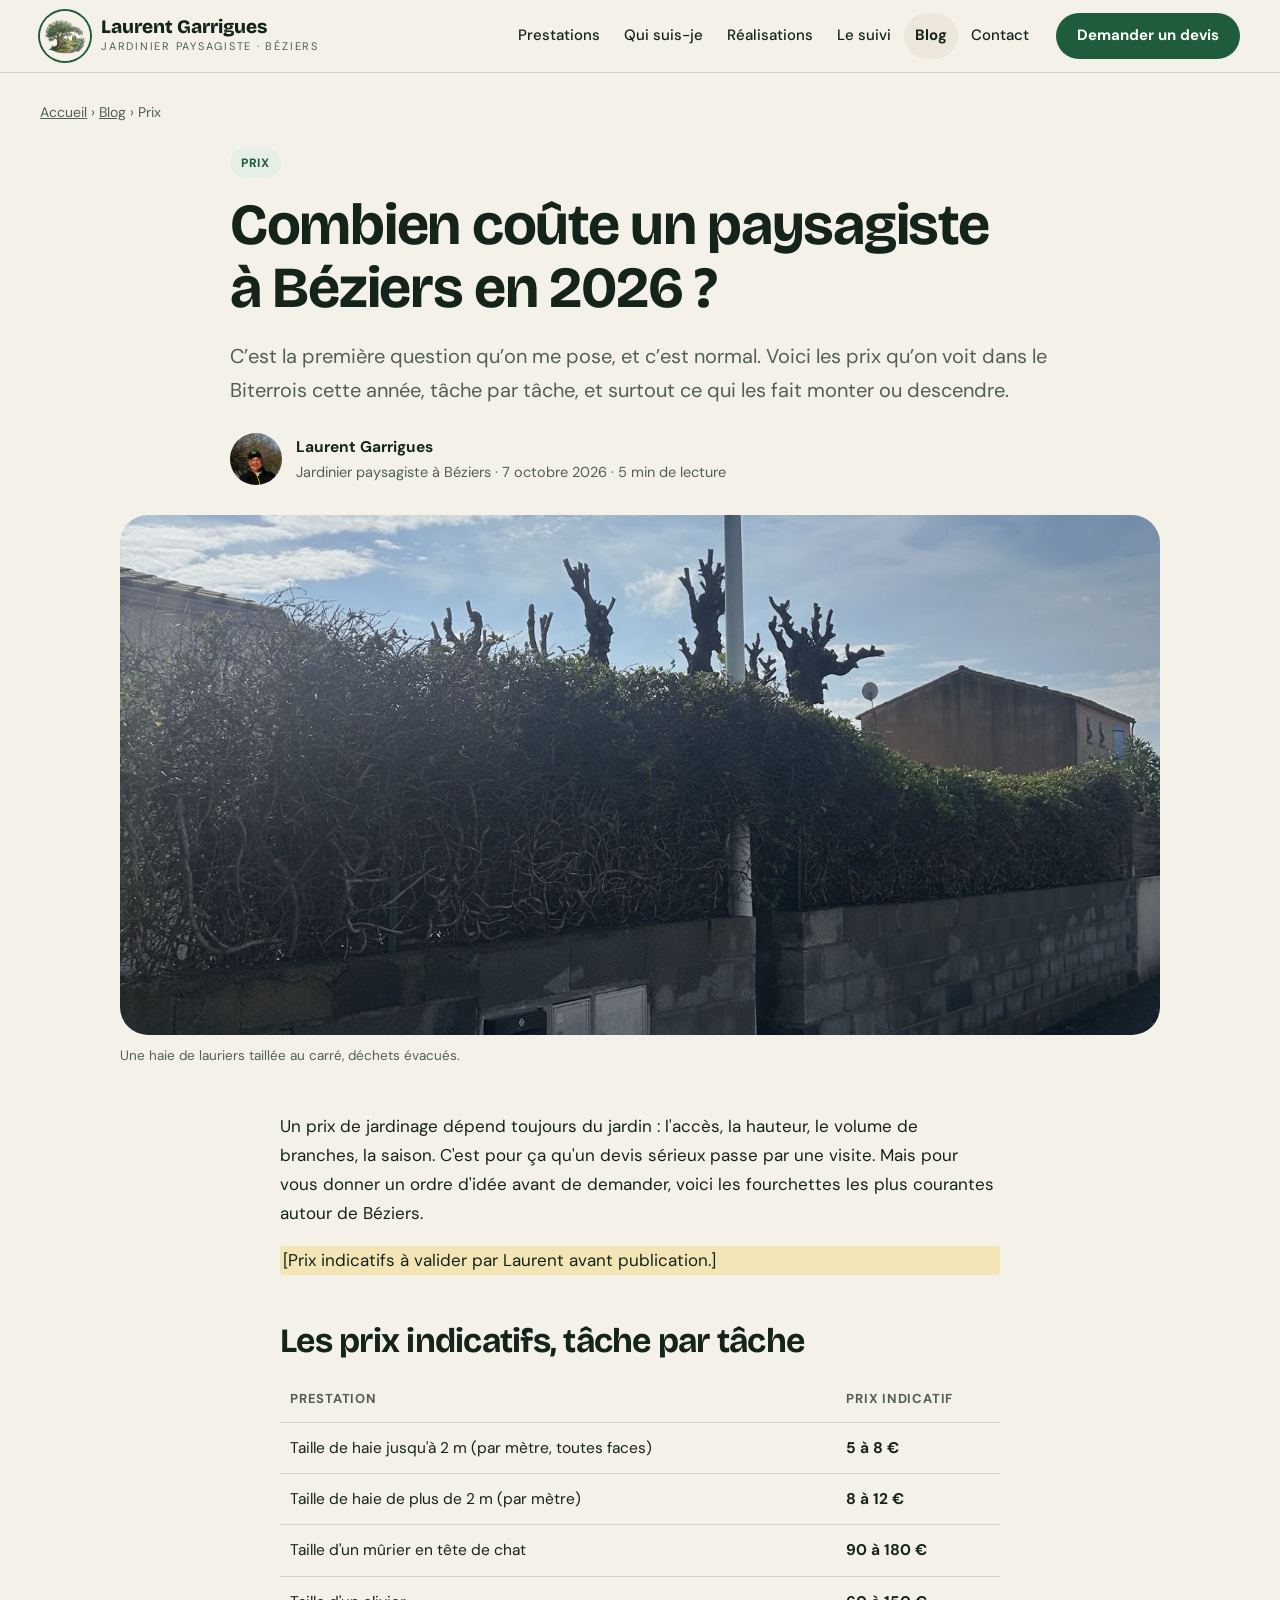
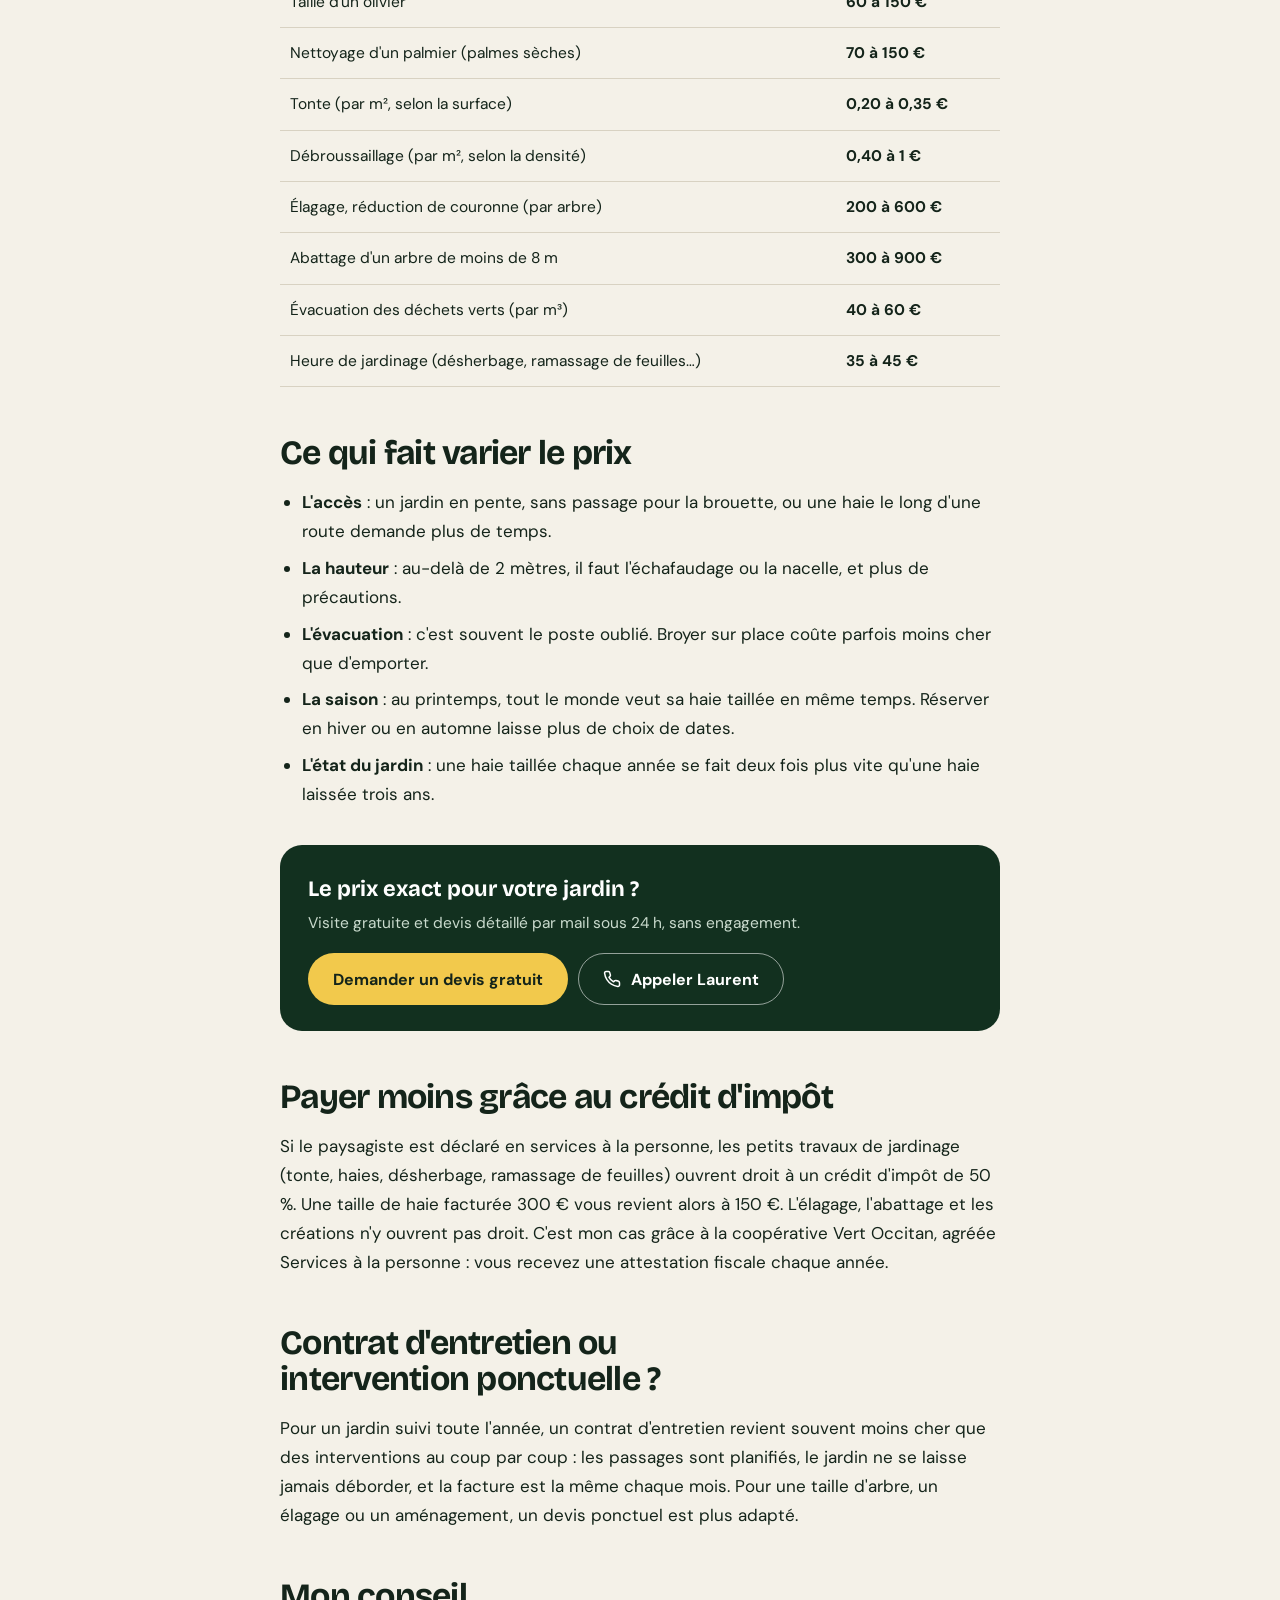
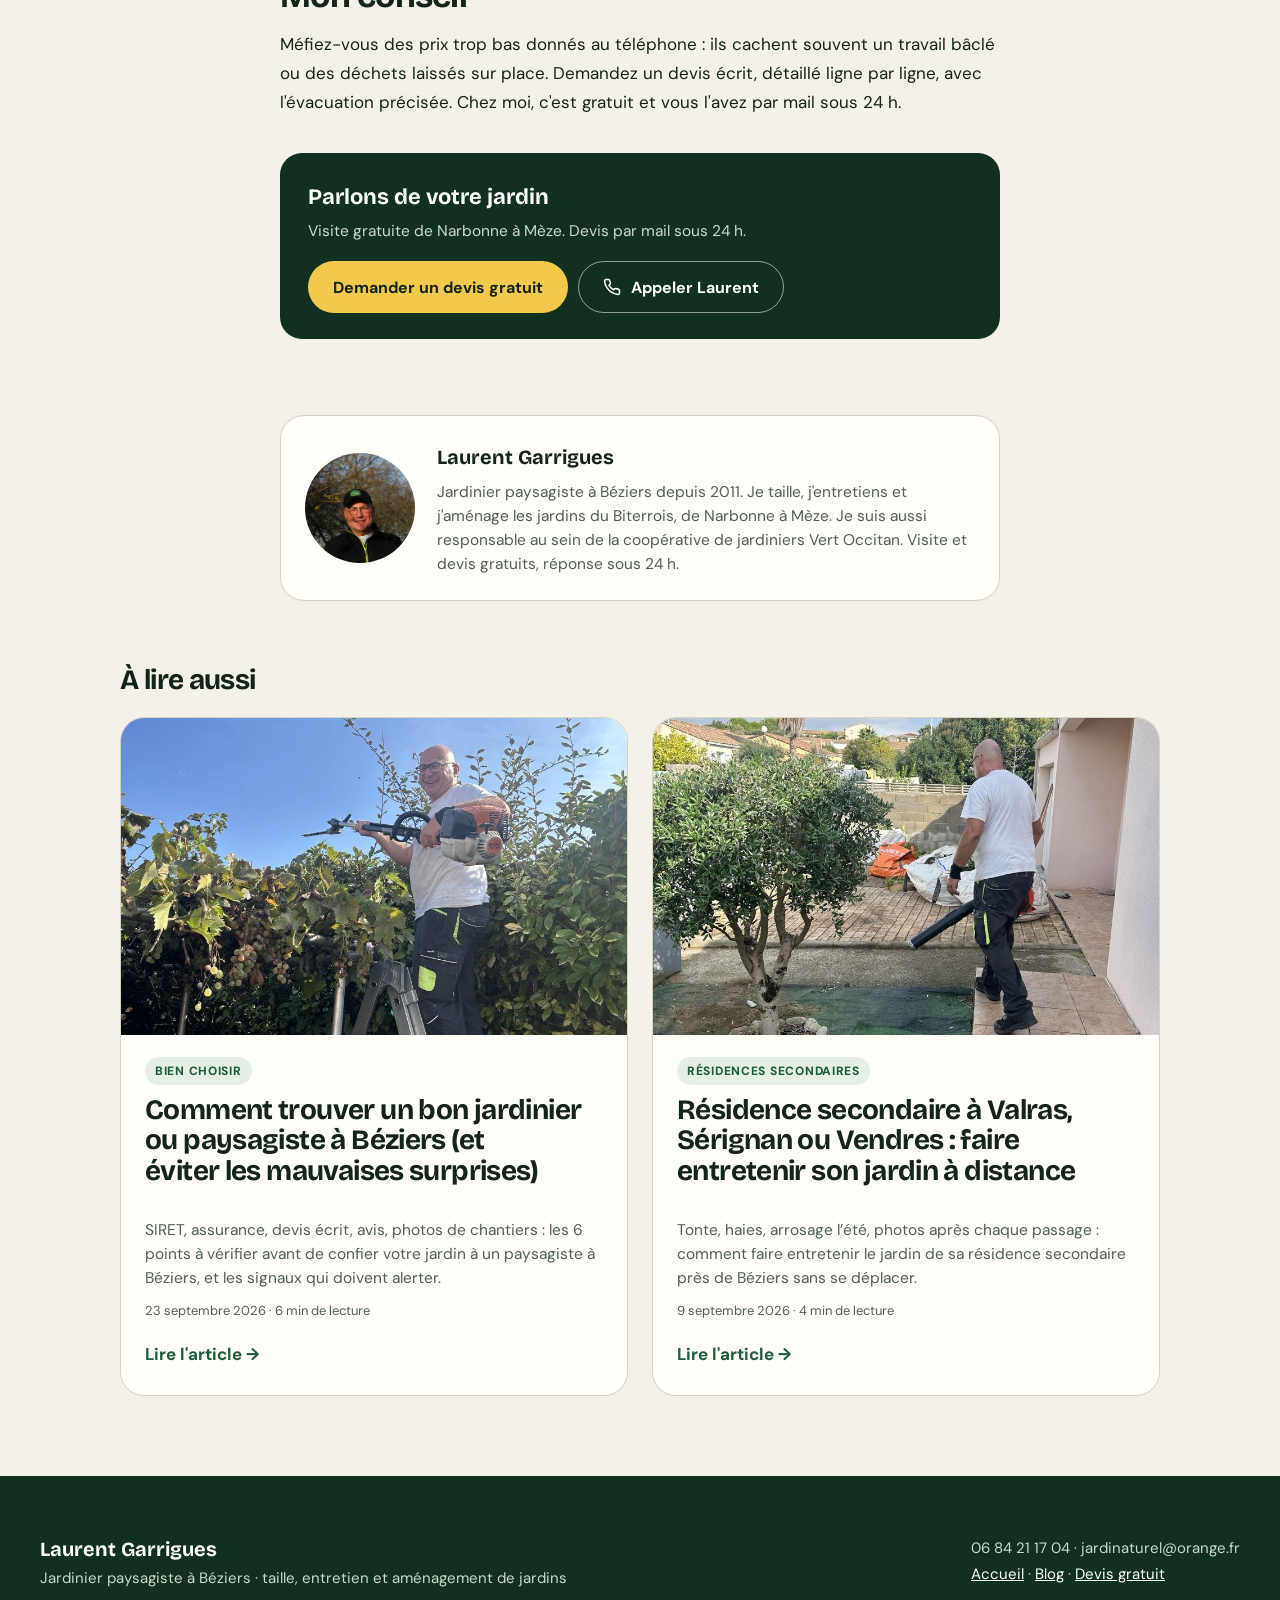
<file: article-prix-paysagiste-beziers.html>
<!doctype html>
<html lang="fr">
<head>
<meta charset="utf-8">
<link rel="icon" href="favicon.ico" sizes="48x48">
<link rel="apple-touch-icon" href="apple-touch-icon.png">
<meta name="theme-color" content="#1F5C3B">
<meta name="viewport" content="width=device-width, initial-scale=1, viewport-fit=cover">
<title>Prix d’un paysagiste à Béziers en 2026 : taille, entretien, élagage · Laurent Garrigues</title>
<meta name="description" content="Taille de haie, mûrier, tonte, débroussaillage, élagage : les prix indicatifs d’un paysagiste à Béziers en 2026, ce qui les fait varier et comment payer moins grâce au crédit d’impôt.">
<link rel="preconnect" href="https://fonts.googleapis.com">
<link rel="preconnect" href="https://fonts.gstatic.com" crossorigin>
<link rel="stylesheet" href="https://fonts.googleapis.com/css2?family=Bricolage+Grotesque:opsz,wght@12..96,500;12..96,700;12..96,800&family=DM+Sans:opsz,wght@9..40,400;9..40,500;9..40,700&family=Instrument+Serif:ital@0;1&display=swap">
<link rel="stylesheet" href="site.css">
<script type="application/ld+json">{"@context": "https://schema.org", "@type": "BlogPosting", "headline": "Combien coûte un paysagiste à Béziers en 2026 ?", "datePublished": "2026-10-07", "author": {"@type": "Person", "name": "Laurent Garrigues"}, "image": "img/haie-large.jpg", "description": "Taille de haie, mûrier, tonte, débroussaillage, élagage : les prix indicatifs d’un paysagiste à Béziers en 2026, ce qui les fait varier et comment payer moins grâce au crédit d’impôt.", "publisher": {"@type": "LocalBusiness", "name": "Laurent Garrigues, paysagiste", "address": {"@type": "PostalAddress", "addressLocality": "Béziers", "postalCode": "34500", "addressCountry": "FR"}}}</script>
</head>
<body>
<header class="top"><div class="wrap">
 <a class="brand" href="./" aria-label="Laurent Garrigues, paysagiste, accueil"><img src="img/logo-olivier.png" width="50" height="50" alt="" style="width:50px;height:50px;border-radius:50%;display:block;box-shadow:0 0 0 2px #1F5C3B"><span><b>Laurent Garrigues</b><small>Jardinier paysagiste · Béziers</small></span></a>
 <nav class="main" id="nav" aria-label="Menu"><a href="./#prestations">Prestations</a><a href="./#laurent">Qui suis-je</a><a href="./#realisations">Réalisations</a><a href="./#methode">Le suivi</a><a href="blog.html" aria-current="page">Blog</a><a href="./#devis">Contact</a></nav>
 <a class="btn pri" href="./#devis">Demander un devis</a>
 <button type="button" class="menu-btn" id="menuBtn" aria-expanded="false" aria-controls="nav">Menu</button>
</div></header>

<main>
<div class="wrap">
 <div class="crumbs"><a href="./">Accueil</a> › <a href="blog.html">Blog</a> › Prix</div>
 <div class="ahead">
  <span class="tag">Prix</span>
  <h1>Combien coûte un paysagiste à Béziers en 2026 ?</h1>
  <p class="lead">C’est la première question qu’on me pose, et c’est normal. Voici les prix qu’on voit dans le Biterrois cette année, tâche par tâche, et surtout ce qui les fait monter ou descendre.</p>
  <div class="byline"><img src="img/laurent-portrait.jpg" alt=""><span><b>Laurent Garrigues</b>Jardinier paysagiste à Béziers · 7 octobre 2026 · 5 min de lecture</span></div>
 </div>
 <figure style="margin:0"><div class="acover"><img src="img/haie-large.jpg" alt="Une haie de lauriers taillée au carré, déchets évacués."></div><figcaption class="acover-cap">Une haie de lauriers taillée au carré, déchets évacués.</figcaption></figure>
 <article class="prose">
<p>Un prix de jardinage dépend toujours du jardin : l'accès, la hauteur, le volume de branches, la saison. C'est pour ça qu'un devis sérieux passe par une visite. Mais pour vous donner un ordre d'idée avant de demander, voici les fourchettes les plus courantes autour de Béziers.</p>
<p class="tbd">[Prix indicatifs à valider par Laurent avant publication.]</p>

<h2>Les prix indicatifs, tâche par tâche</h2>
<table class="price"><thead><tr><th>Prestation</th><th>Prix indicatif</th></tr></thead><tbody>
<tr><td>Taille de haie jusqu'à 2 m (par mètre, toutes faces)</td><td>5 à 8 €</td></tr>
<tr><td>Taille de haie de plus de 2 m (par mètre)</td><td>8 à 12 €</td></tr>
<tr><td>Taille d'un mûrier en tête de chat</td><td>90 à 180 €</td></tr>
<tr><td>Taille d'un olivier</td><td>60 à 150 €</td></tr>
<tr><td>Nettoyage d'un palmier (palmes sèches)</td><td>70 à 150 €</td></tr>
<tr><td>Tonte (par m², selon la surface)</td><td>0,20 à 0,35 €</td></tr>
<tr><td>Débroussaillage (par m², selon la densité)</td><td>0,40 à 1 €</td></tr>
<tr><td>Élagage, réduction de couronne (par arbre)</td><td>200 à 600 €</td></tr>
<tr><td>Abattage d'un arbre de moins de 8 m</td><td>300 à 900 €</td></tr>
<tr><td>Évacuation des déchets verts (par m³)</td><td>40 à 60 €</td></tr>
<tr><td>Heure de jardinage (désherbage, ramassage de feuilles…)</td><td>35 à 45 €</td></tr>
</tbody></table>

<h2>Ce qui fait varier le prix</h2>
<ul>
<li><b>L'accès</b> : un jardin en pente, sans passage pour la brouette, ou une haie le long d'une route demande plus de temps.</li>
<li><b>La hauteur</b> : au-delà de 2 mètres, il faut l'échafaudage ou la nacelle, et plus de précautions.</li>
<li><b>L'évacuation</b> : c'est souvent le poste oublié. Broyer sur place coûte parfois moins cher que d'emporter.</li>
<li><b>La saison</b> : au printemps, tout le monde veut sa haie taillée en même temps. Réserver en hiver ou en automne laisse plus de choix de dates.</li>
<li><b>L'état du jardin</b> : une haie taillée chaque année se fait deux fois plus vite qu'une haie laissée trois ans.</li>
</ul>
<div class="inline-cta"><div><b>Le prix exact pour votre jardin ?</b><span>Visite gratuite et devis détaillé par mail sous 24 h, sans engagement.</span></div><div class="bt"><a class="btn sun" href="./#devis">Demander un devis gratuit</a><a class="btn out-l" href="tel:+33684211704"><svg width="18" height="18" viewBox="0 0 24 24" fill="none" stroke="currentColor" stroke-width="2" stroke-linecap="round" stroke-linejoin="round" aria-hidden="true"><path d="M22 16.9v3a2 2 0 0 1-2.2 2 19.8 19.8 0 0 1-8.6-3.1 19.5 19.5 0 0 1-6-6A19.8 19.8 0 0 1 2.1 4.2 2 2 0 0 1 4.1 2h3a2 2 0 0 1 2 1.7c.1.9.4 1.8.7 2.7a2 2 0 0 1-.5 2.1L8 9.8a16 16 0 0 0 6 6l1.3-1.3a2 2 0 0 1 2.1-.4c.9.3 1.8.6 2.7.7a2 2 0 0 1 1.7 2z"/></svg>Appeler Laurent</a></div></div>
<h2>Payer moins grâce au crédit d'impôt</h2>
<p>Si le paysagiste est déclaré en services à la personne, les petits travaux de jardinage (tonte, haies, désherbage, ramassage de feuilles) ouvrent droit à un crédit d'impôt de 50 %. Une taille de haie facturée 300 € vous revient alors à 150 €. L'élagage, l'abattage et les créations n'y ouvrent pas droit. C'est mon cas grâce à la coopérative Vert Occitan, agréée Services à la personne : vous recevez une attestation fiscale chaque année.</p>

<h2>Contrat d'entretien ou intervention ponctuelle ?</h2>
<p>Pour un jardin suivi toute l'année, un contrat d'entretien revient souvent moins cher que des interventions au coup par coup : les passages sont planifiés, le jardin ne se laisse jamais déborder, et la facture est la même chaque mois. Pour une taille d'arbre, un élagage ou un aménagement, un devis ponctuel est plus adapté.</p>

<h2>Mon conseil</h2>
<p>Méfiez-vous des prix trop bas donnés au téléphone : ils cachent souvent un travail bâclé ou des déchets laissés sur place. Demandez un devis écrit, détaillé ligne par ligne, avec l'évacuation précisée. Chez moi, c'est gratuit et vous l'avez par mail sous 24 h.</p>

 <div class="inline-cta"><div><b>Parlons de votre jardin</b><span>Visite gratuite de Narbonne à Mèze. Devis par mail sous 24 h.</span></div><div class="bt"><a class="btn sun" href="./#devis">Demander un devis gratuit</a><a class="btn out-l" href="tel:+33684211704"><svg width="18" height="18" viewBox="0 0 24 24" fill="none" stroke="currentColor" stroke-width="2" stroke-linecap="round" stroke-linejoin="round" aria-hidden="true"><path d="M22 16.9v3a2 2 0 0 1-2.2 2 19.8 19.8 0 0 1-8.6-3.1 19.5 19.5 0 0 1-6-6A19.8 19.8 0 0 1 2.1 4.2 2 2 0 0 1 4.1 2h3a2 2 0 0 1 2 1.7c.1.9.4 1.8.7 2.7a2 2 0 0 1-.5 2.1L8 9.8a16 16 0 0 0 6 6l1.3-1.3a2 2 0 0 1 2.1-.4c.9.3 1.8.6 2.7.7a2 2 0 0 1 1.7 2z"/></svg>Appeler Laurent</a></div></div>
 </article>
 <div class="author"><img src="img/laurent-portrait.jpg" alt="Laurent Garrigues"><div><b>Laurent Garrigues</b><p>Jardinier paysagiste à Béziers depuis 2011. Je taille, j'entretiens et j'aménage les jardins du Biterrois, de Narbonne à Mèze. Je suis aussi responsable au sein de la coopérative de jardiniers Vert Occitan. Visite et devis gratuits, réponse sous 24 h.</p></div></div>
 <section class="also"><h2>À lire aussi</h2><div class="posts"><a class="post" href="article-trouver-paysagiste-beziers.html"><div class="im"><img src="img/laurent-haie.jpg" alt="" loading="lazy"></div><div class="bd"><span class="tag">Bien choisir</span><h2>Comment trouver un bon jardinier ou paysagiste à Béziers (et éviter les mauvaises surprises)</h2><p>SIRET, assurance, devis écrit, avis, photos de chantiers : les 6 points à vérifier avant de confier votre jardin à un paysagiste à Béziers, et les signaux qui doivent alerter.</p><span class="meta">23 septembre 2026 · 6 min de lecture</span><span class="more">Lire l'article →</span></div></a><a class="post" href="article-residence-secondaire-jardin.html"><div class="im"><img src="img/laurent-souffleur.jpg" alt="" loading="lazy"></div><div class="bd"><span class="tag">Résidences secondaires</span><h2>Résidence secondaire à Valras, Sérignan ou Vendres : faire entretenir son jardin à distance</h2><p>Tonte, haies, arrosage l’été, photos après chaque passage : comment faire entretenir le jardin de sa résidence secondaire près de Béziers sans se déplacer.</p><span class="meta">9 septembre 2026 · 4 min de lecture</span><span class="more">Lire l'article →</span></div></a></div></section>
</div>
</main>
<footer><div class="wrap row">
 <div><b>Laurent Garrigues</b><br>Jardinier paysagiste à Béziers · taille, entretien et aménagement de jardins</div>
 <div>06 84 21 17 04 · jardinaturel@orange.fr<br><a href="./">Accueil</a> · <a href="blog.html">Blog</a> · <a href="./#devis">Devis gratuit</a></div>
</div></footer>
<div class="callbar"><a class="btn out" href="tel:+33684211704"><svg width="18" height="18" viewBox="0 0 24 24" fill="none" stroke="currentColor" stroke-width="2" stroke-linecap="round" stroke-linejoin="round" aria-hidden="true"><path d="M22 16.9v3a2 2 0 0 1-2.2 2 19.8 19.8 0 0 1-8.6-3.1 19.5 19.5 0 0 1-6-6A19.8 19.8 0 0 1 2.1 4.2 2 2 0 0 1 4.1 2h3a2 2 0 0 1 2 1.7c.1.9.4 1.8.7 2.7a2 2 0 0 1-.5 2.1L8 9.8a16 16 0 0 0 6 6l1.3-1.3a2 2 0 0 1 2.1-.4c.9.3 1.8.6 2.7.7a2 2 0 0 1 1.7 2z"/></svg>Appeler</a><a class="btn pri" href="./#devis">Devis gratuit</a></div>
<script>
(function(){const n=document.getElementById('nav'),b=document.getElementById('menuBtn');b.addEventListener('click',()=>{const o=n.classList.toggle('open');b.setAttribute('aria-expanded',o);b.textContent=o?'Fermer':'Menu';});})();
</script>
</body>
</html>
</file>
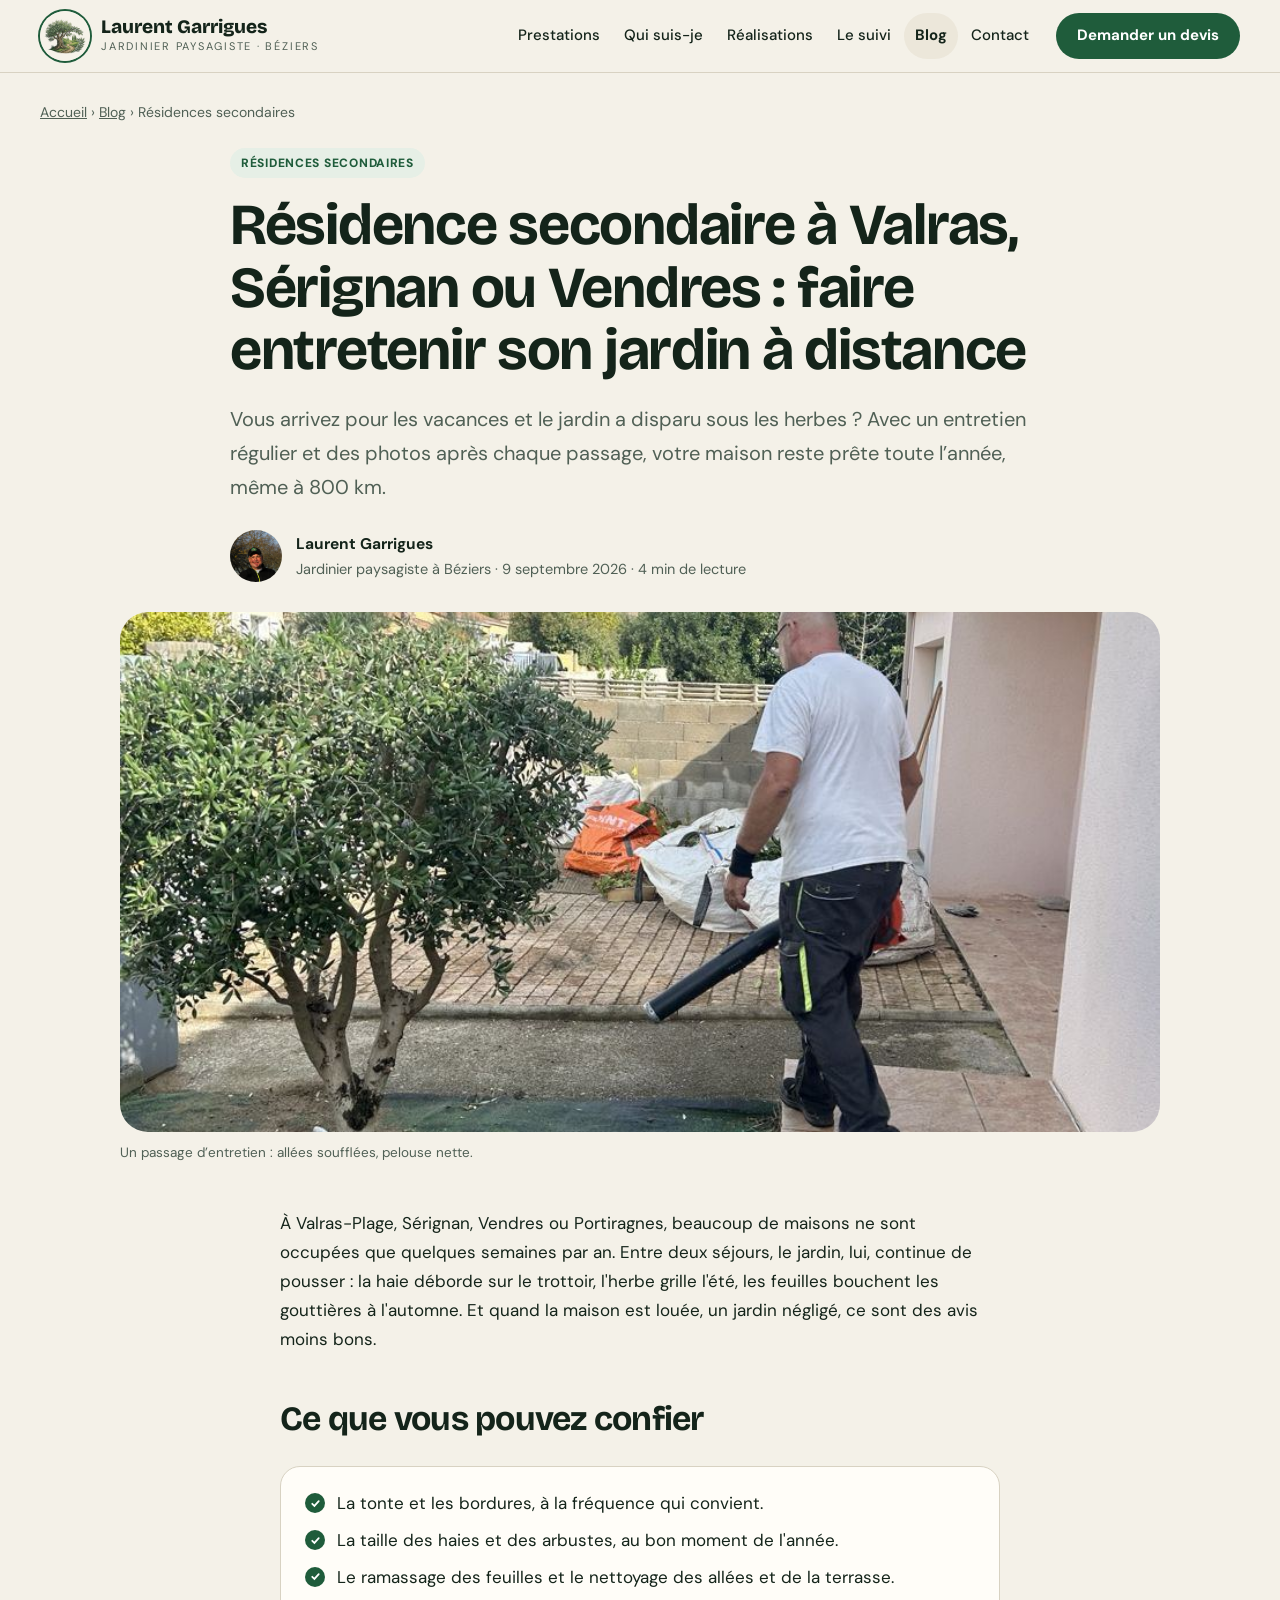
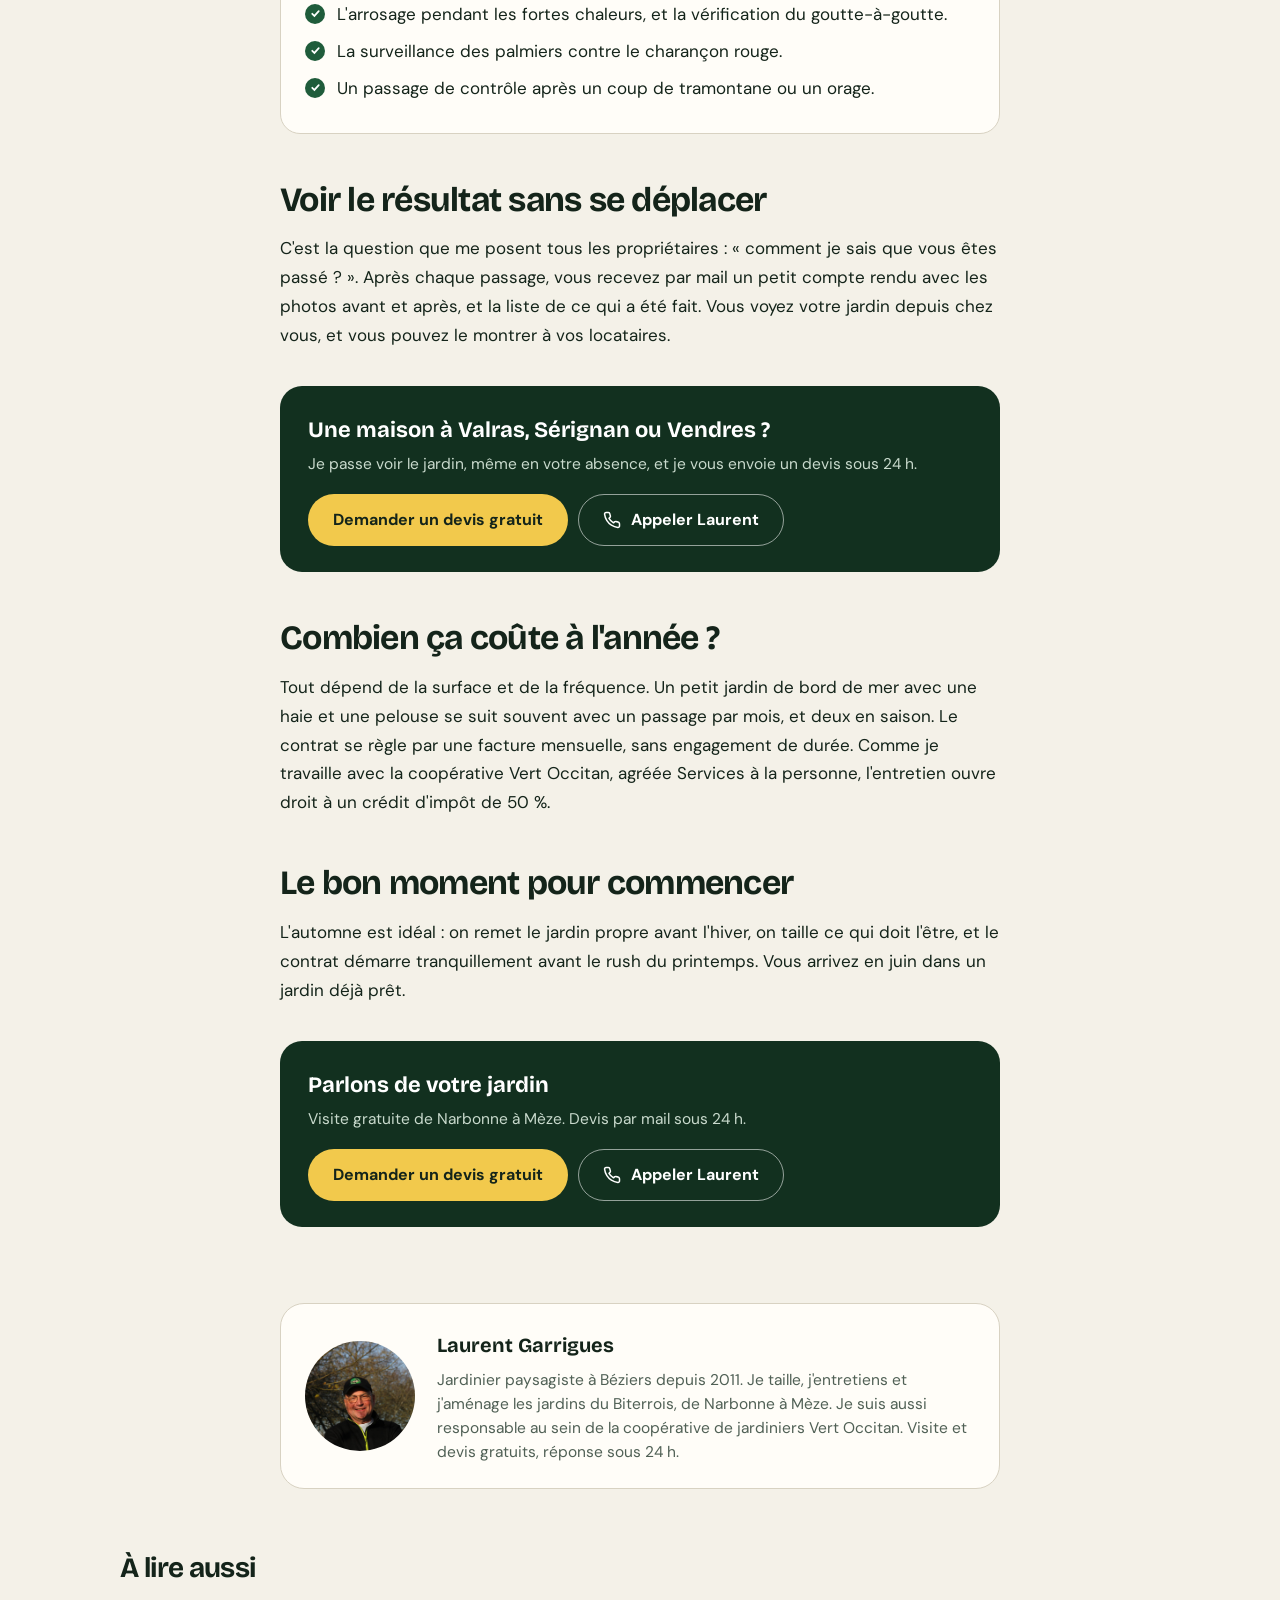
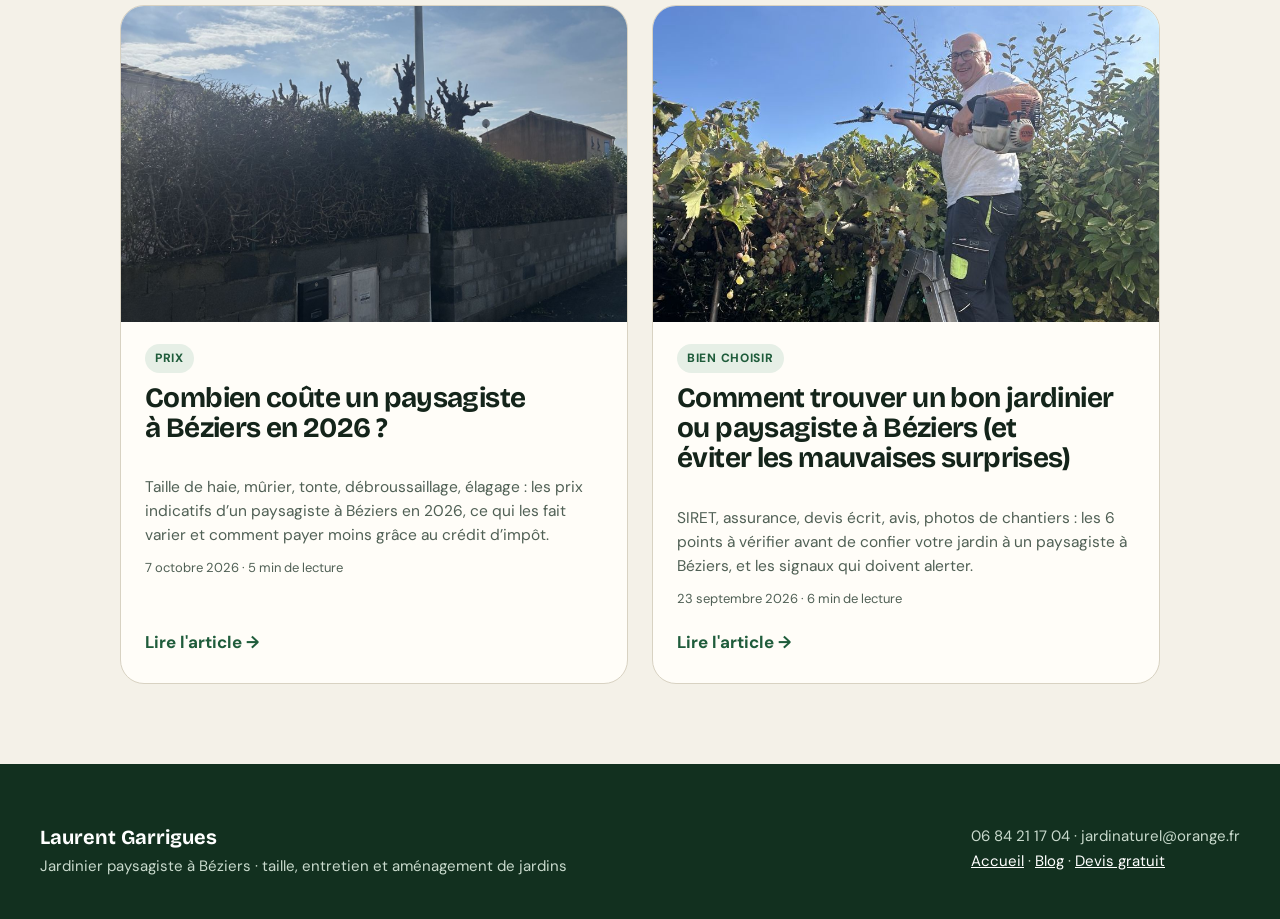
<file: article-residence-secondaire-jardin.html>
<!doctype html>
<html lang="fr">
<head>
<meta charset="utf-8">
<link rel="icon" href="favicon.ico" sizes="48x48">
<link rel="apple-touch-icon" href="apple-touch-icon.png">
<meta name="theme-color" content="#1F5C3B">
<meta name="viewport" content="width=device-width, initial-scale=1, viewport-fit=cover">
<title>Entretien de jardin de résidence secondaire à Valras, Sérignan, Vendres · Laurent Garrigues</title>
<meta name="description" content="Tonte, haies, arrosage l’été, photos après chaque passage : comment faire entretenir le jardin de sa résidence secondaire près de Béziers sans se déplacer.">
<link rel="preconnect" href="https://fonts.googleapis.com">
<link rel="preconnect" href="https://fonts.gstatic.com" crossorigin>
<link rel="stylesheet" href="https://fonts.googleapis.com/css2?family=Bricolage+Grotesque:opsz,wght@12..96,500;12..96,700;12..96,800&family=DM+Sans:opsz,wght@9..40,400;9..40,500;9..40,700&family=Instrument+Serif:ital@0;1&display=swap">
<link rel="stylesheet" href="site.css">
<script type="application/ld+json">{"@context": "https://schema.org", "@type": "BlogPosting", "headline": "Résidence secondaire à Valras, Sérignan ou Vendres : faire entretenir son jardin à distance", "datePublished": "2026-09-09", "author": {"@type": "Person", "name": "Laurent Garrigues"}, "image": "img/laurent-souffleur.jpg", "description": "Tonte, haies, arrosage l’été, photos après chaque passage : comment faire entretenir le jardin de sa résidence secondaire près de Béziers sans se déplacer.", "publisher": {"@type": "LocalBusiness", "name": "Laurent Garrigues, paysagiste", "address": {"@type": "PostalAddress", "addressLocality": "Béziers", "postalCode": "34500", "addressCountry": "FR"}}}</script>
</head>
<body>
<header class="top"><div class="wrap">
 <a class="brand" href="./" aria-label="Laurent Garrigues, paysagiste, accueil"><img src="img/logo-olivier.png" width="50" height="50" alt="" style="width:50px;height:50px;border-radius:50%;display:block;box-shadow:0 0 0 2px #1F5C3B"><span><b>Laurent Garrigues</b><small>Jardinier paysagiste · Béziers</small></span></a>
 <nav class="main" id="nav" aria-label="Menu"><a href="./#prestations">Prestations</a><a href="./#laurent">Qui suis-je</a><a href="./#realisations">Réalisations</a><a href="./#methode">Le suivi</a><a href="blog.html" aria-current="page">Blog</a><a href="./#devis">Contact</a></nav>
 <a class="btn pri" href="./#devis">Demander un devis</a>
 <button type="button" class="menu-btn" id="menuBtn" aria-expanded="false" aria-controls="nav">Menu</button>
</div></header>

<main>
<div class="wrap">
 <div class="crumbs"><a href="./">Accueil</a> › <a href="blog.html">Blog</a> › Résidences secondaires</div>
 <div class="ahead">
  <span class="tag">Résidences secondaires</span>
  <h1>Résidence secondaire à Valras, Sérignan ou Vendres : faire entretenir son jardin à distance</h1>
  <p class="lead">Vous arrivez pour les vacances et le jardin a disparu sous les herbes ? Avec un entretien régulier et des photos après chaque passage, votre maison reste prête toute l’année, même à 800 km.</p>
  <div class="byline"><img src="img/laurent-portrait.jpg" alt=""><span><b>Laurent Garrigues</b>Jardinier paysagiste à Béziers · 9 septembre 2026 · 4 min de lecture</span></div>
 </div>
 <figure style="margin:0"><div class="acover"><img src="img/laurent-souffleur.jpg" alt="Un passage d’entretien : allées soufflées, pelouse nette."></div><figcaption class="acover-cap">Un passage d’entretien : allées soufflées, pelouse nette.</figcaption></figure>
 <article class="prose">
<p>À Valras-Plage, Sérignan, Vendres ou Portiragnes, beaucoup de maisons ne sont occupées que quelques semaines par an. Entre deux séjours, le jardin, lui, continue de pousser : la haie déborde sur le trottoir, l'herbe grille l'été, les feuilles bouchent les gouttières à l'automne. Et quand la maison est louée, un jardin négligé, ce sont des avis moins bons.</p>

<h2>Ce que vous pouvez confier</h2>
<div class="box"><ul class="checks">
<li>La tonte et les bordures, à la fréquence qui convient.</li>
<li>La taille des haies et des arbustes, au bon moment de l'année.</li>
<li>Le ramassage des feuilles et le nettoyage des allées et de la terrasse.</li>
<li>L'arrosage pendant les fortes chaleurs, et la vérification du goutte-à-goutte.</li>
<li>La surveillance des palmiers contre le charançon rouge.</li>
<li>Un passage de contrôle après un coup de tramontane ou un orage.</li>
</ul></div>

<h2>Voir le résultat sans se déplacer</h2>
<p>C'est la question que me posent tous les propriétaires : « comment je sais que vous êtes passé ? ». Après chaque passage, vous recevez par mail un petit compte rendu avec les photos avant et après, et la liste de ce qui a été fait. Vous voyez votre jardin depuis chez vous, et vous pouvez le montrer à vos locataires.</p>
<div class="inline-cta"><div><b>Une maison à Valras, Sérignan ou Vendres ?</b><span>Je passe voir le jardin, même en votre absence, et je vous envoie un devis sous 24 h.</span></div><div class="bt"><a class="btn sun" href="./#devis">Demander un devis gratuit</a><a class="btn out-l" href="tel:+33684211704"><svg width="18" height="18" viewBox="0 0 24 24" fill="none" stroke="currentColor" stroke-width="2" stroke-linecap="round" stroke-linejoin="round" aria-hidden="true"><path d="M22 16.9v3a2 2 0 0 1-2.2 2 19.8 19.8 0 0 1-8.6-3.1 19.5 19.5 0 0 1-6-6A19.8 19.8 0 0 1 2.1 4.2 2 2 0 0 1 4.1 2h3a2 2 0 0 1 2 1.7c.1.9.4 1.8.7 2.7a2 2 0 0 1-.5 2.1L8 9.8a16 16 0 0 0 6 6l1.3-1.3a2 2 0 0 1 2.1-.4c.9.3 1.8.6 2.7.7a2 2 0 0 1 1.7 2z"/></svg>Appeler Laurent</a></div></div>
<h2>Combien ça coûte à l'année ?</h2>
<p>Tout dépend de la surface et de la fréquence. Un petit jardin de bord de mer avec une haie et une pelouse se suit souvent avec un passage par mois, et deux en saison. Le contrat se règle par une facture mensuelle, sans engagement de durée. Comme je travaille avec la coopérative Vert Occitan, agréée Services à la personne, l'entretien ouvre droit à un crédit d'impôt de 50 %.</p>

<h2>Le bon moment pour commencer</h2>
<p>L'automne est idéal : on remet le jardin propre avant l'hiver, on taille ce qui doit l'être, et le contrat démarre tranquillement avant le rush du printemps. Vous arrivez en juin dans un jardin déjà prêt.</p>

 <div class="inline-cta"><div><b>Parlons de votre jardin</b><span>Visite gratuite de Narbonne à Mèze. Devis par mail sous 24 h.</span></div><div class="bt"><a class="btn sun" href="./#devis">Demander un devis gratuit</a><a class="btn out-l" href="tel:+33684211704"><svg width="18" height="18" viewBox="0 0 24 24" fill="none" stroke="currentColor" stroke-width="2" stroke-linecap="round" stroke-linejoin="round" aria-hidden="true"><path d="M22 16.9v3a2 2 0 0 1-2.2 2 19.8 19.8 0 0 1-8.6-3.1 19.5 19.5 0 0 1-6-6A19.8 19.8 0 0 1 2.1 4.2 2 2 0 0 1 4.1 2h3a2 2 0 0 1 2 1.7c.1.9.4 1.8.7 2.7a2 2 0 0 1-.5 2.1L8 9.8a16 16 0 0 0 6 6l1.3-1.3a2 2 0 0 1 2.1-.4c.9.3 1.8.6 2.7.7a2 2 0 0 1 1.7 2z"/></svg>Appeler Laurent</a></div></div>
 </article>
 <div class="author"><img src="img/laurent-portrait.jpg" alt="Laurent Garrigues"><div><b>Laurent Garrigues</b><p>Jardinier paysagiste à Béziers depuis 2011. Je taille, j'entretiens et j'aménage les jardins du Biterrois, de Narbonne à Mèze. Je suis aussi responsable au sein de la coopérative de jardiniers Vert Occitan. Visite et devis gratuits, réponse sous 24 h.</p></div></div>
 <section class="also"><h2>À lire aussi</h2><div class="posts"><a class="post" href="article-prix-paysagiste-beziers.html"><div class="im"><img src="img/haie-large.jpg" alt="" loading="lazy"></div><div class="bd"><span class="tag">Prix</span><h2>Combien coûte un paysagiste à Béziers en 2026 ?</h2><p>Taille de haie, mûrier, tonte, débroussaillage, élagage : les prix indicatifs d’un paysagiste à Béziers en 2026, ce qui les fait varier et comment payer moins grâce au crédit d’impôt.</p><span class="meta">7 octobre 2026 · 5 min de lecture</span><span class="more">Lire l'article →</span></div></a><a class="post" href="article-trouver-paysagiste-beziers.html"><div class="im"><img src="img/laurent-haie.jpg" alt="" loading="lazy"></div><div class="bd"><span class="tag">Bien choisir</span><h2>Comment trouver un bon jardinier ou paysagiste à Béziers (et éviter les mauvaises surprises)</h2><p>SIRET, assurance, devis écrit, avis, photos de chantiers : les 6 points à vérifier avant de confier votre jardin à un paysagiste à Béziers, et les signaux qui doivent alerter.</p><span class="meta">23 septembre 2026 · 6 min de lecture</span><span class="more">Lire l'article →</span></div></a></div></section>
</div>
</main>
<footer><div class="wrap row">
 <div><b>Laurent Garrigues</b><br>Jardinier paysagiste à Béziers · taille, entretien et aménagement de jardins</div>
 <div>06 84 21 17 04 · jardinaturel@orange.fr<br><a href="./">Accueil</a> · <a href="blog.html">Blog</a> · <a href="./#devis">Devis gratuit</a></div>
</div></footer>
<div class="callbar"><a class="btn out" href="tel:+33684211704"><svg width="18" height="18" viewBox="0 0 24 24" fill="none" stroke="currentColor" stroke-width="2" stroke-linecap="round" stroke-linejoin="round" aria-hidden="true"><path d="M22 16.9v3a2 2 0 0 1-2.2 2 19.8 19.8 0 0 1-8.6-3.1 19.5 19.5 0 0 1-6-6A19.8 19.8 0 0 1 2.1 4.2 2 2 0 0 1 4.1 2h3a2 2 0 0 1 2 1.7c.1.9.4 1.8.7 2.7a2 2 0 0 1-.5 2.1L8 9.8a16 16 0 0 0 6 6l1.3-1.3a2 2 0 0 1 2.1-.4c.9.3 1.8.6 2.7.7a2 2 0 0 1 1.7 2z"/></svg>Appeler</a><a class="btn pri" href="./#devis">Devis gratuit</a></div>
<script>
(function(){const n=document.getElementById('nav'),b=document.getElementById('menuBtn');b.addEventListener('click',()=>{const o=n.classList.toggle('open');b.setAttribute('aria-expanded',o);b.textContent=o?'Fermer':'Menu';});})();
</script>
</body>
</html>
</file>
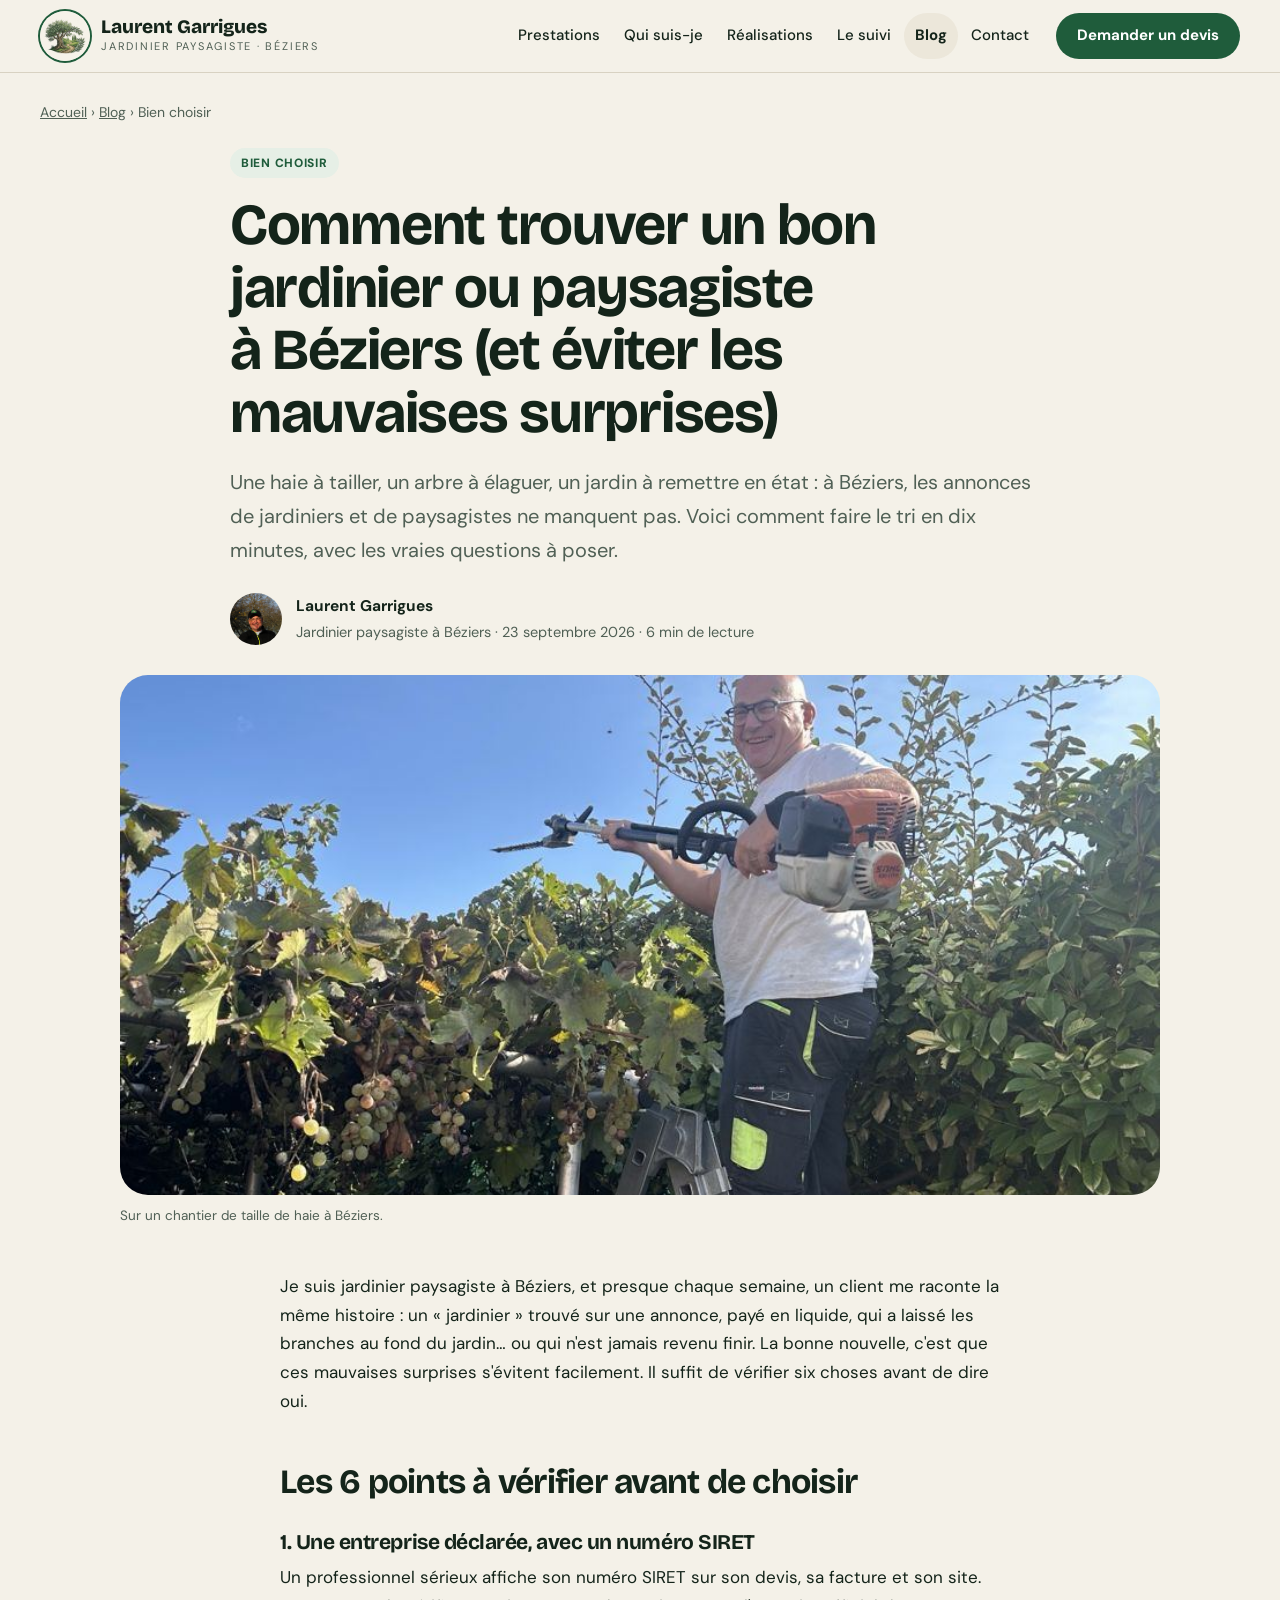
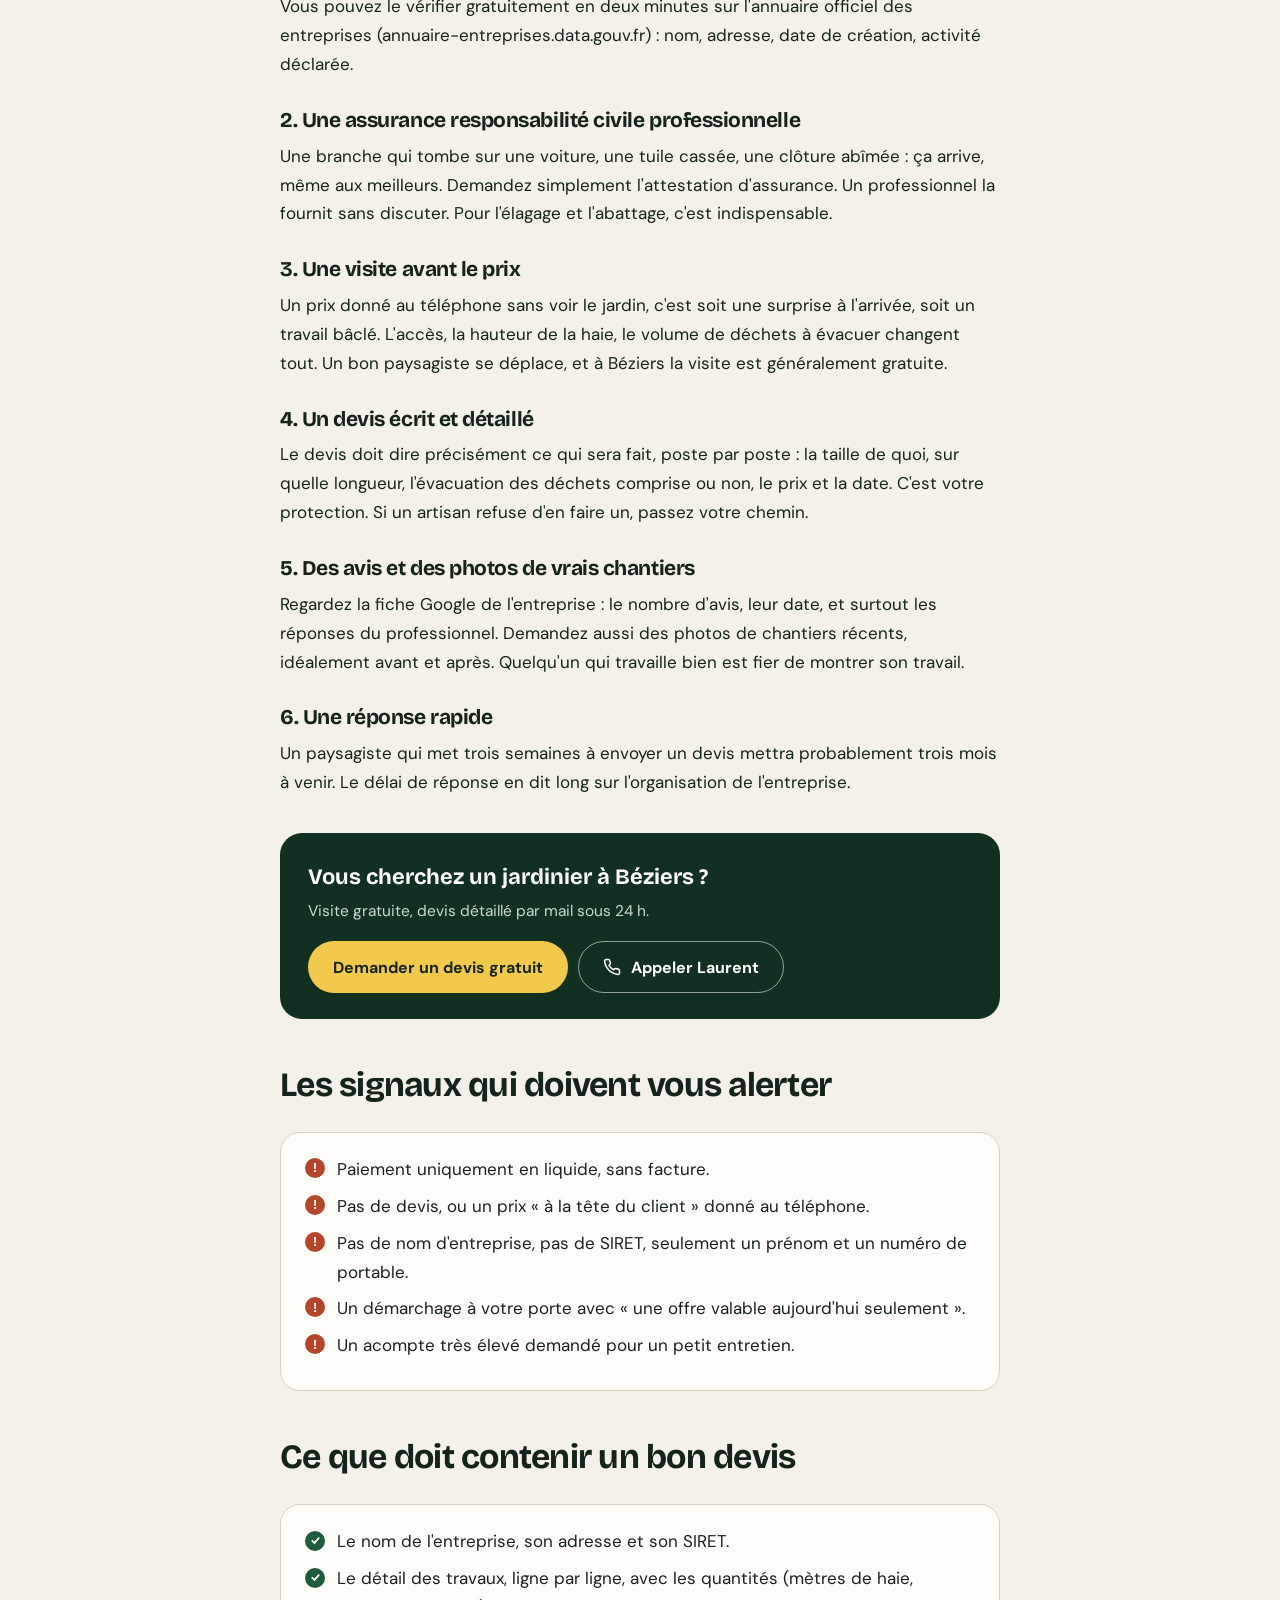
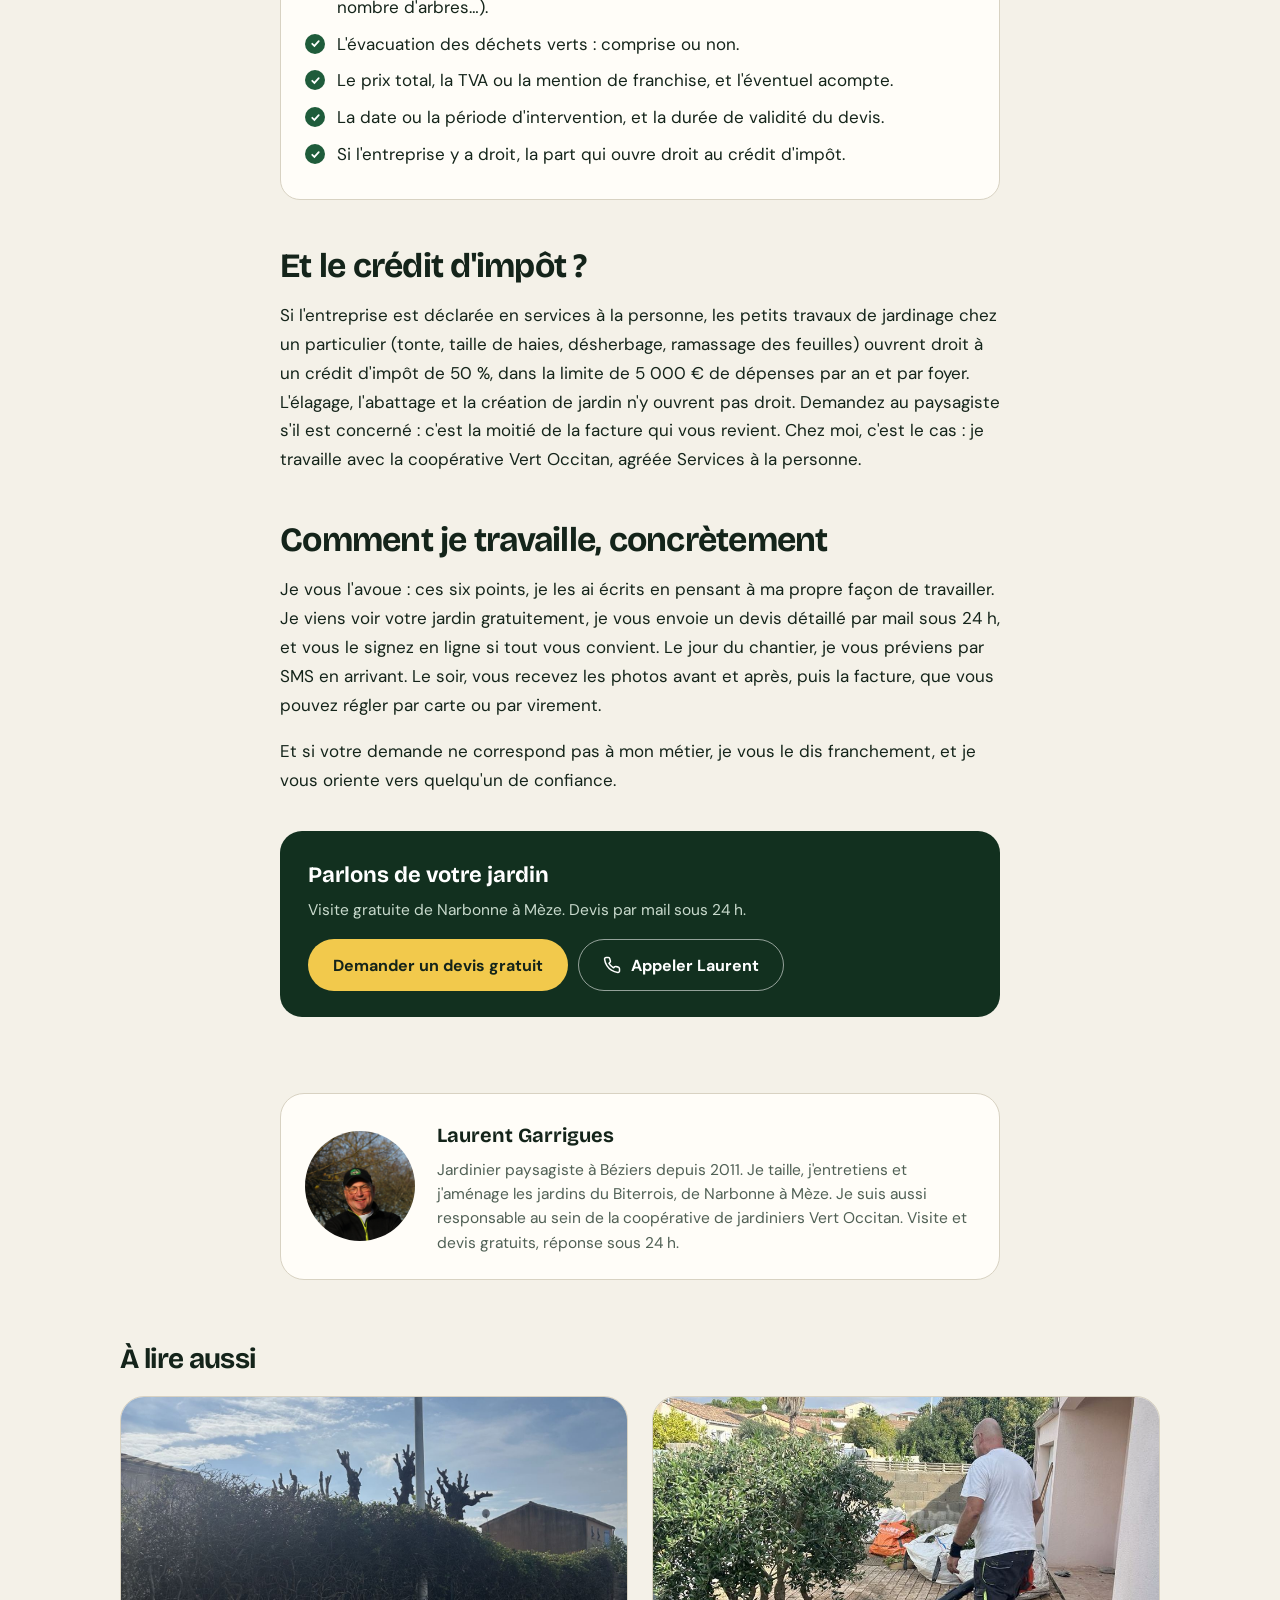
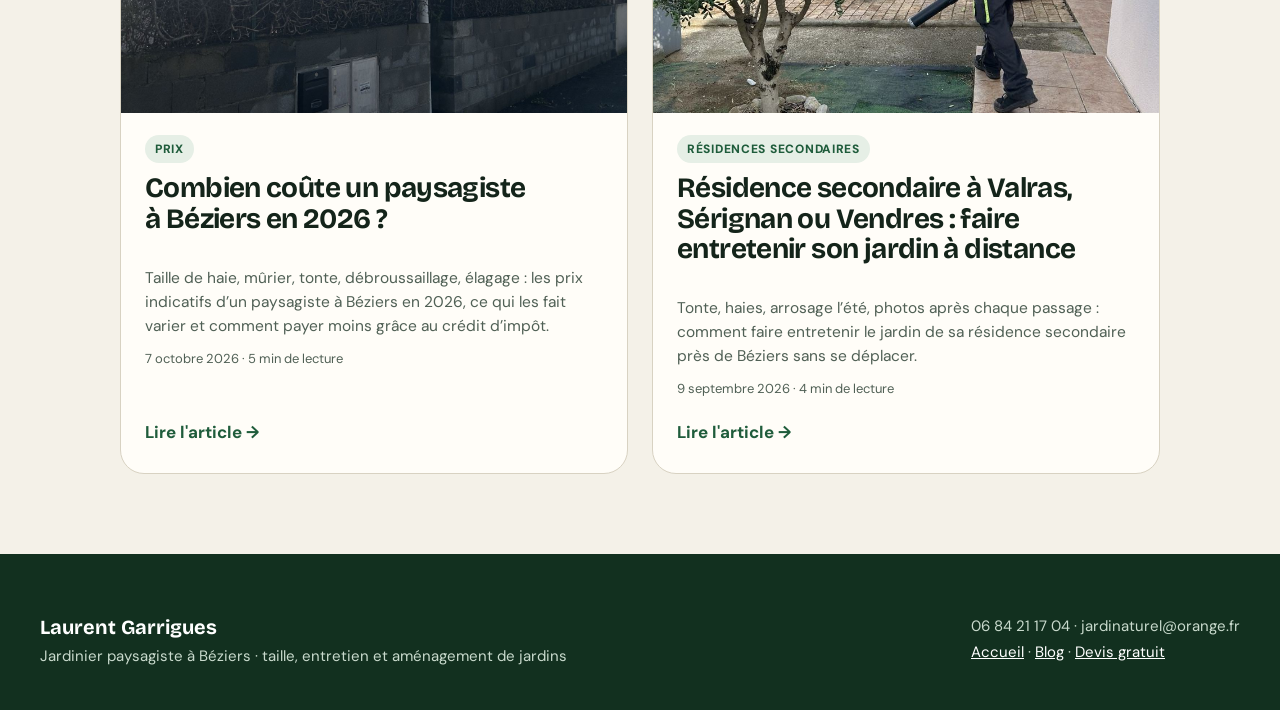
<file: article-trouver-paysagiste-beziers.html>
<!doctype html>
<html lang="fr">
<head>
<meta charset="utf-8">
<link rel="icon" href="favicon.ico" sizes="48x48">
<link rel="apple-touch-icon" href="apple-touch-icon.png">
<meta name="theme-color" content="#1F5C3B">
<meta name="viewport" content="width=device-width, initial-scale=1, viewport-fit=cover">
<title>Trouver un bon jardinier ou paysagiste à Béziers : les 6 points à vérifier · Laurent Garrigues</title>
<meta name="description" content="SIRET, assurance, devis écrit, avis, photos de chantiers : les 6 points à vérifier avant de confier votre jardin à un paysagiste à Béziers, et les signaux qui doivent alerter.">
<link rel="preconnect" href="https://fonts.googleapis.com">
<link rel="preconnect" href="https://fonts.gstatic.com" crossorigin>
<link rel="stylesheet" href="https://fonts.googleapis.com/css2?family=Bricolage+Grotesque:opsz,wght@12..96,500;12..96,700;12..96,800&family=DM+Sans:opsz,wght@9..40,400;9..40,500;9..40,700&family=Instrument+Serif:ital@0;1&display=swap">
<link rel="stylesheet" href="site.css">
<script type="application/ld+json">{"@context": "https://schema.org", "@type": "BlogPosting", "headline": "Comment trouver un bon jardinier ou paysagiste à Béziers (et éviter les mauvaises surprises)", "datePublished": "2026-09-23", "author": {"@type": "Person", "name": "Laurent Garrigues"}, "image": "img/laurent-haie.jpg", "description": "SIRET, assurance, devis écrit, avis, photos de chantiers : les 6 points à vérifier avant de confier votre jardin à un paysagiste à Béziers, et les signaux qui doivent alerter.", "publisher": {"@type": "LocalBusiness", "name": "Laurent Garrigues, paysagiste", "address": {"@type": "PostalAddress", "addressLocality": "Béziers", "postalCode": "34500", "addressCountry": "FR"}}}</script>
</head>
<body>
<header class="top"><div class="wrap">
 <a class="brand" href="./" aria-label="Laurent Garrigues, paysagiste, accueil"><img src="img/logo-olivier.png" width="50" height="50" alt="" style="width:50px;height:50px;border-radius:50%;display:block;box-shadow:0 0 0 2px #1F5C3B"><span><b>Laurent Garrigues</b><small>Jardinier paysagiste · Béziers</small></span></a>
 <nav class="main" id="nav" aria-label="Menu"><a href="./#prestations">Prestations</a><a href="./#laurent">Qui suis-je</a><a href="./#realisations">Réalisations</a><a href="./#methode">Le suivi</a><a href="blog.html" aria-current="page">Blog</a><a href="./#devis">Contact</a></nav>
 <a class="btn pri" href="./#devis">Demander un devis</a>
 <button type="button" class="menu-btn" id="menuBtn" aria-expanded="false" aria-controls="nav">Menu</button>
</div></header>

<main>
<div class="wrap">
 <div class="crumbs"><a href="./">Accueil</a> › <a href="blog.html">Blog</a> › Bien choisir</div>
 <div class="ahead">
  <span class="tag">Bien choisir</span>
  <h1>Comment trouver un bon jardinier ou paysagiste à Béziers (et éviter les mauvaises surprises)</h1>
  <p class="lead">Une haie à tailler, un arbre à élaguer, un jardin à remettre en état : à Béziers, les annonces de jardiniers et de paysagistes ne manquent pas. Voici comment faire le tri en dix minutes, avec les vraies questions à poser.</p>
  <div class="byline"><img src="img/laurent-portrait.jpg" alt=""><span><b>Laurent Garrigues</b>Jardinier paysagiste à Béziers · 23 septembre 2026 · 6 min de lecture</span></div>
 </div>
 <figure style="margin:0"><div class="acover"><img src="img/laurent-haie.jpg" alt="Sur un chantier de taille de haie à Béziers."></div><figcaption class="acover-cap">Sur un chantier de taille de haie à Béziers.</figcaption></figure>
 <article class="prose">
<p>Je suis jardinier paysagiste à Béziers, et presque chaque semaine, un client me raconte la même histoire : un « jardinier » trouvé sur une annonce, payé en liquide, qui a laissé les branches au fond du jardin… ou qui n'est jamais revenu finir. La bonne nouvelle, c'est que ces mauvaises surprises s'évitent facilement. Il suffit de vérifier six choses avant de dire oui.</p>

<h2>Les 6 points à vérifier avant de choisir</h2>
<h3>1. Une entreprise déclarée, avec un numéro SIRET</h3>
<p>Un professionnel sérieux affiche son numéro SIRET sur son devis, sa facture et son site. Vous pouvez le vérifier gratuitement en deux minutes sur l'annuaire officiel des entreprises (annuaire-entreprises.data.gouv.fr) : nom, adresse, date de création, activité déclarée.</p>
<h3>2. Une assurance responsabilité civile professionnelle</h3>
<p>Une branche qui tombe sur une voiture, une tuile cassée, une clôture abîmée : ça arrive, même aux meilleurs. Demandez simplement l'attestation d'assurance. Un professionnel la fournit sans discuter. Pour l'élagage et l'abattage, c'est indispensable.</p>
<h3>3. Une visite avant le prix</h3>
<p>Un prix donné au téléphone sans voir le jardin, c'est soit une surprise à l'arrivée, soit un travail bâclé. L'accès, la hauteur de la haie, le volume de déchets à évacuer changent tout. Un bon paysagiste se déplace, et à Béziers la visite est généralement gratuite.</p>
<h3>4. Un devis écrit et détaillé</h3>
<p>Le devis doit dire précisément ce qui sera fait, poste par poste : la taille de quoi, sur quelle longueur, l'évacuation des déchets comprise ou non, le prix et la date. C'est votre protection. Si un artisan refuse d'en faire un, passez votre chemin.</p>
<h3>5. Des avis et des photos de vrais chantiers</h3>
<p>Regardez la fiche Google de l'entreprise : le nombre d'avis, leur date, et surtout les réponses du professionnel. Demandez aussi des photos de chantiers récents, idéalement avant et après. Quelqu'un qui travaille bien est fier de montrer son travail.</p>
<h3>6. Une réponse rapide</h3>
<p>Un paysagiste qui met trois semaines à envoyer un devis mettra probablement trois mois à venir. Le délai de réponse en dit long sur l'organisation de l'entreprise.</p>
<div class="inline-cta"><div><b>Vous cherchez un jardinier à Béziers ?</b><span>Visite gratuite, devis détaillé par mail sous 24 h.</span></div><div class="bt"><a class="btn sun" href="./#devis">Demander un devis gratuit</a><a class="btn out-l" href="tel:+33684211704"><svg width="18" height="18" viewBox="0 0 24 24" fill="none" stroke="currentColor" stroke-width="2" stroke-linecap="round" stroke-linejoin="round" aria-hidden="true"><path d="M22 16.9v3a2 2 0 0 1-2.2 2 19.8 19.8 0 0 1-8.6-3.1 19.5 19.5 0 0 1-6-6A19.8 19.8 0 0 1 2.1 4.2 2 2 0 0 1 4.1 2h3a2 2 0 0 1 2 1.7c.1.9.4 1.8.7 2.7a2 2 0 0 1-.5 2.1L8 9.8a16 16 0 0 0 6 6l1.3-1.3a2 2 0 0 1 2.1-.4c.9.3 1.8.6 2.7.7a2 2 0 0 1 1.7 2z"/></svg>Appeler Laurent</a></div></div>
<h2>Les signaux qui doivent vous alerter</h2>
<div class="box"><ul class="warns">
<li>Paiement uniquement en liquide, sans facture.</li>
<li>Pas de devis, ou un prix « à la tête du client » donné au téléphone.</li>
<li>Pas de nom d'entreprise, pas de SIRET, seulement un prénom et un numéro de portable.</li>
<li>Un démarchage à votre porte avec « une offre valable aujourd'hui seulement ».</li>
<li>Un acompte très élevé demandé pour un petit entretien.</li>
</ul></div>

<h2>Ce que doit contenir un bon devis</h2>
<div class="box"><ul class="checks">
<li>Le nom de l'entreprise, son adresse et son SIRET.</li>
<li>Le détail des travaux, ligne par ligne, avec les quantités (mètres de haie, nombre d'arbres…).</li>
<li>L'évacuation des déchets verts : comprise ou non.</li>
<li>Le prix total, la TVA ou la mention de franchise, et l'éventuel acompte.</li>
<li>La date ou la période d'intervention, et la durée de validité du devis.</li>
<li>Si l'entreprise y a droit, la part qui ouvre droit au crédit d'impôt.</li>
</ul></div>

<h2>Et le crédit d'impôt ?</h2>
<p>Si l'entreprise est déclarée en services à la personne, les petits travaux de jardinage chez un particulier (tonte, taille de haies, désherbage, ramassage des feuilles) ouvrent droit à un crédit d'impôt de 50 %, dans la limite de 5 000 € de dépenses par an et par foyer. L'élagage, l'abattage et la création de jardin n'y ouvrent pas droit. Demandez au paysagiste s'il est concerné : c'est la moitié de la facture qui vous revient. Chez moi, c'est le cas : je travaille avec la coopérative Vert Occitan, agréée Services à la personne.</p>

<h2>Comment je travaille, concrètement</h2>
<p>Je vous l'avoue : ces six points, je les ai écrits en pensant à ma propre façon de travailler. Je viens voir votre jardin gratuitement, je vous envoie un devis détaillé par mail sous 24 h, et vous le signez en ligne si tout vous convient. Le jour du chantier, je vous préviens par SMS en arrivant. Le soir, vous recevez les photos avant et après, puis la facture, que vous pouvez régler par carte ou par virement.</p>
<p>Et si votre demande ne correspond pas à mon métier, je vous le dis franchement, et je vous oriente vers quelqu'un de confiance.</p>

 <div class="inline-cta"><div><b>Parlons de votre jardin</b><span>Visite gratuite de Narbonne à Mèze. Devis par mail sous 24 h.</span></div><div class="bt"><a class="btn sun" href="./#devis">Demander un devis gratuit</a><a class="btn out-l" href="tel:+33684211704"><svg width="18" height="18" viewBox="0 0 24 24" fill="none" stroke="currentColor" stroke-width="2" stroke-linecap="round" stroke-linejoin="round" aria-hidden="true"><path d="M22 16.9v3a2 2 0 0 1-2.2 2 19.8 19.8 0 0 1-8.6-3.1 19.5 19.5 0 0 1-6-6A19.8 19.8 0 0 1 2.1 4.2 2 2 0 0 1 4.1 2h3a2 2 0 0 1 2 1.7c.1.9.4 1.8.7 2.7a2 2 0 0 1-.5 2.1L8 9.8a16 16 0 0 0 6 6l1.3-1.3a2 2 0 0 1 2.1-.4c.9.3 1.8.6 2.7.7a2 2 0 0 1 1.7 2z"/></svg>Appeler Laurent</a></div></div>
 </article>
 <div class="author"><img src="img/laurent-portrait.jpg" alt="Laurent Garrigues"><div><b>Laurent Garrigues</b><p>Jardinier paysagiste à Béziers depuis 2011. Je taille, j'entretiens et j'aménage les jardins du Biterrois, de Narbonne à Mèze. Je suis aussi responsable au sein de la coopérative de jardiniers Vert Occitan. Visite et devis gratuits, réponse sous 24 h.</p></div></div>
 <section class="also"><h2>À lire aussi</h2><div class="posts"><a class="post" href="article-prix-paysagiste-beziers.html"><div class="im"><img src="img/haie-large.jpg" alt="" loading="lazy"></div><div class="bd"><span class="tag">Prix</span><h2>Combien coûte un paysagiste à Béziers en 2026 ?</h2><p>Taille de haie, mûrier, tonte, débroussaillage, élagage : les prix indicatifs d’un paysagiste à Béziers en 2026, ce qui les fait varier et comment payer moins grâce au crédit d’impôt.</p><span class="meta">7 octobre 2026 · 5 min de lecture</span><span class="more">Lire l'article →</span></div></a><a class="post" href="article-residence-secondaire-jardin.html"><div class="im"><img src="img/laurent-souffleur.jpg" alt="" loading="lazy"></div><div class="bd"><span class="tag">Résidences secondaires</span><h2>Résidence secondaire à Valras, Sérignan ou Vendres : faire entretenir son jardin à distance</h2><p>Tonte, haies, arrosage l’été, photos après chaque passage : comment faire entretenir le jardin de sa résidence secondaire près de Béziers sans se déplacer.</p><span class="meta">9 septembre 2026 · 4 min de lecture</span><span class="more">Lire l'article →</span></div></a></div></section>
</div>
</main>
<footer><div class="wrap row">
 <div><b>Laurent Garrigues</b><br>Jardinier paysagiste à Béziers · taille, entretien et aménagement de jardins</div>
 <div>06 84 21 17 04 · jardinaturel@orange.fr<br><a href="./">Accueil</a> · <a href="blog.html">Blog</a> · <a href="./#devis">Devis gratuit</a></div>
</div></footer>
<div class="callbar"><a class="btn out" href="tel:+33684211704"><svg width="18" height="18" viewBox="0 0 24 24" fill="none" stroke="currentColor" stroke-width="2" stroke-linecap="round" stroke-linejoin="round" aria-hidden="true"><path d="M22 16.9v3a2 2 0 0 1-2.2 2 19.8 19.8 0 0 1-8.6-3.1 19.5 19.5 0 0 1-6-6A19.8 19.8 0 0 1 2.1 4.2 2 2 0 0 1 4.1 2h3a2 2 0 0 1 2 1.7c.1.9.4 1.8.7 2.7a2 2 0 0 1-.5 2.1L8 9.8a16 16 0 0 0 6 6l1.3-1.3a2 2 0 0 1 2.1-.4c.9.3 1.8.6 2.7.7a2 2 0 0 1 1.7 2z"/></svg>Appeler</a><a class="btn pri" href="./#devis">Devis gratuit</a></div>
<script>
(function(){const n=document.getElementById('nav'),b=document.getElementById('menuBtn');b.addEventListener('click',()=>{const o=n.classList.toggle('open');b.setAttribute('aria-expanded',o);b.textContent=o?'Fermer':'Menu';});})();
</script>
</body>
</html>
</file>
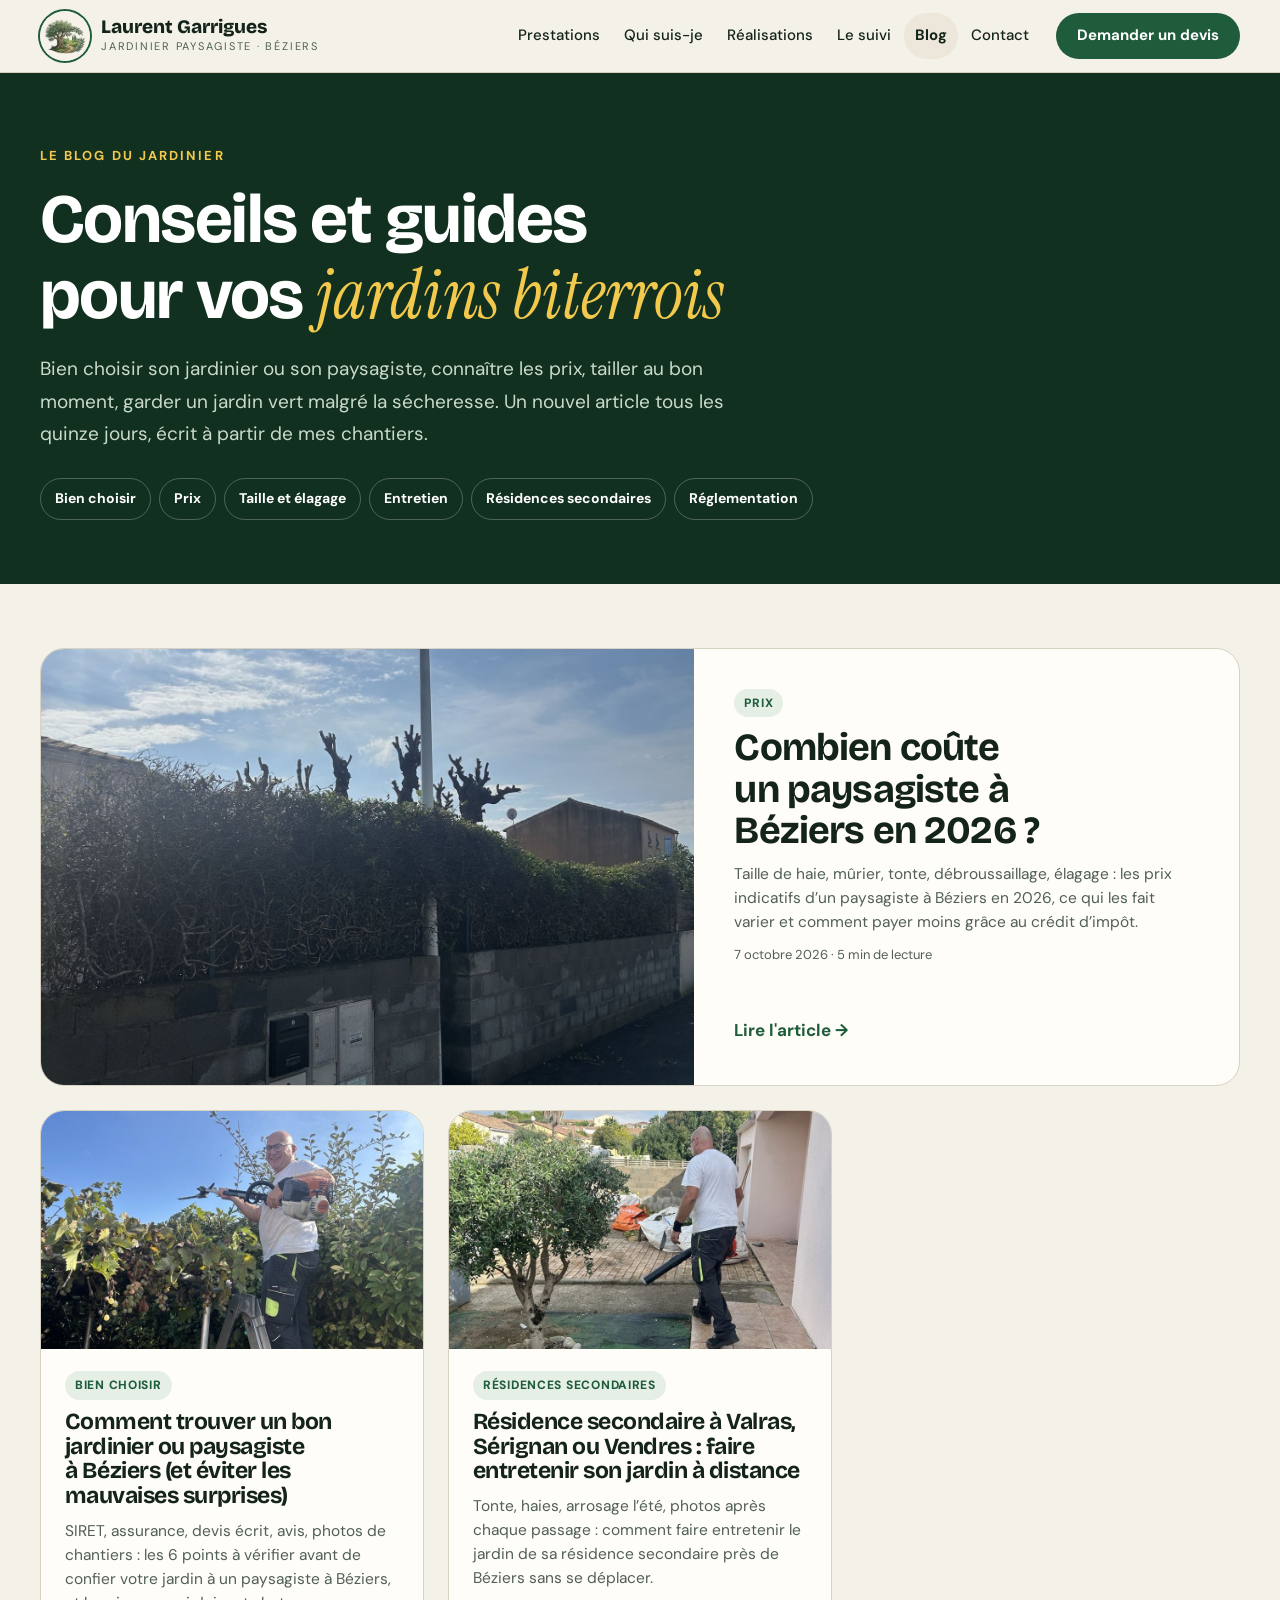
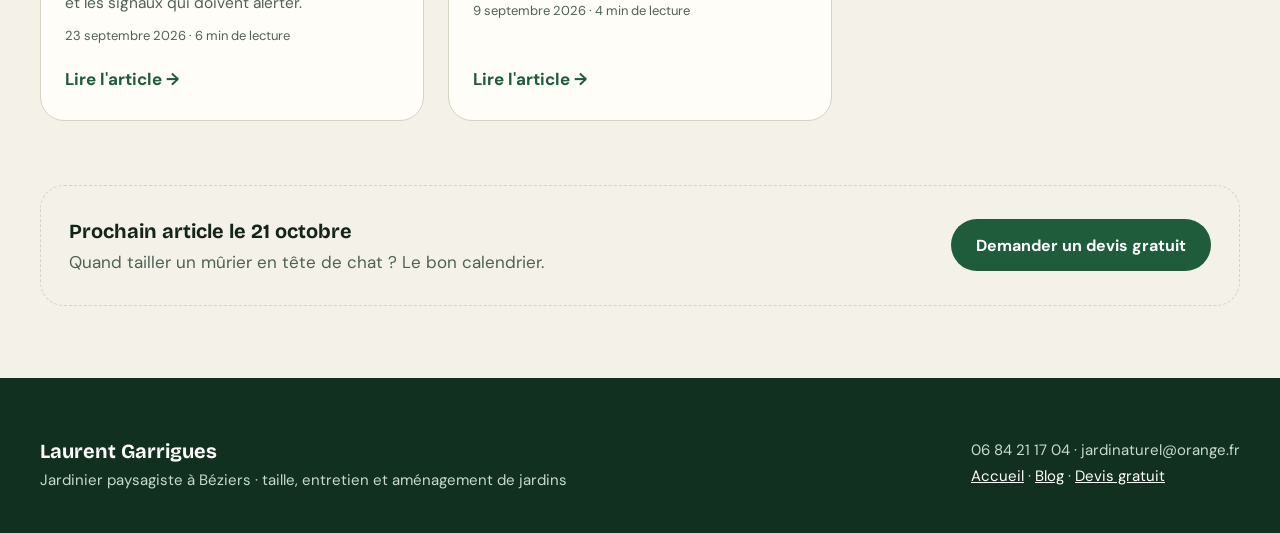
<file: blog.html>
<!doctype html>
<html lang="fr">
<head>
<meta charset="utf-8">
<link rel="icon" href="favicon.ico" sizes="48x48">
<link rel="apple-touch-icon" href="apple-touch-icon.png">
<meta name="theme-color" content="#1F5C3B">
<meta name="viewport" content="width=device-width, initial-scale=1, viewport-fit=cover">
<title>Blog · Laurent Garrigues, jardinier paysagiste à Béziers</title>
<meta name="description" content="Conseils de jardin et guides pratiques par Laurent Garrigues, jardinier paysagiste à Béziers : bien choisir son paysagiste, prix, taille, entretien dans le Biterrois.">
<link rel="preconnect" href="https://fonts.googleapis.com">
<link rel="preconnect" href="https://fonts.gstatic.com" crossorigin>
<link rel="stylesheet" href="https://fonts.googleapis.com/css2?family=Bricolage+Grotesque:opsz,wght@12..96,500;12..96,700;12..96,800&family=DM+Sans:opsz,wght@9..40,400;9..40,500;9..40,700&family=Instrument+Serif:ital@0;1&display=swap">
<link rel="stylesheet" href="site.css">

</head>
<body>
<header class="top"><div class="wrap">
 <a class="brand" href="./" aria-label="Laurent Garrigues, paysagiste, accueil"><img src="img/logo-olivier.png" width="50" height="50" alt="" style="width:50px;height:50px;border-radius:50%;display:block;box-shadow:0 0 0 2px #1F5C3B"><span><b>Laurent Garrigues</b><small>Jardinier paysagiste · Béziers</small></span></a>
 <nav class="main" id="nav" aria-label="Menu"><a href="./#prestations">Prestations</a><a href="./#laurent">Qui suis-je</a><a href="./#realisations">Réalisations</a><a href="./#methode">Le suivi</a><a href="blog.html" aria-current="page">Blog</a><a href="./#devis">Contact</a></nav>
 <a class="btn pri" href="./#devis">Demander un devis</a>
 <button type="button" class="menu-btn" id="menuBtn" aria-expanded="false" aria-controls="nav">Menu</button>
</div></header>

<main>
<section class="bhero"><div class="wrap">
 <div class="eb">Le blog du jardinier</div>
 <h1>Conseils et guides pour vos <em class="s">jardins biterrois</em></h1>
 <p>Bien choisir son jardinier ou son paysagiste, connaître les prix, tailler au bon moment, garder un jardin vert malgré la sécheresse. Un nouvel article tous les quinze jours, écrit à partir de mes chantiers.</p>
 <div class="cats"><span>Bien choisir</span><span>Prix</span><span>Taille et élagage</span><span>Entretien</span><span>Résidences secondaires</span><span>Réglementation</span></div>
</div></section>
<div class="wrap">
 <div class="posts"><a class="post first" href="article-prix-paysagiste-beziers.html"><div class="im"><img src="img/haie-large.jpg" alt="" loading="lazy"></div><div class="bd"><span class="tag">Prix</span><h2>Combien coûte un paysagiste à Béziers en 2026 ?</h2><p>Taille de haie, mûrier, tonte, débroussaillage, élagage : les prix indicatifs d’un paysagiste à Béziers en 2026, ce qui les fait varier et comment payer moins grâce au crédit d’impôt.</p><span class="meta">7 octobre 2026 · 5 min de lecture</span><span class="more">Lire l'article →</span></div></a><a class="post" href="article-trouver-paysagiste-beziers.html"><div class="im"><img src="img/laurent-haie.jpg" alt="" loading="lazy"></div><div class="bd"><span class="tag">Bien choisir</span><h2>Comment trouver un bon jardinier ou paysagiste à Béziers (et éviter les mauvaises surprises)</h2><p>SIRET, assurance, devis écrit, avis, photos de chantiers : les 6 points à vérifier avant de confier votre jardin à un paysagiste à Béziers, et les signaux qui doivent alerter.</p><span class="meta">23 septembre 2026 · 6 min de lecture</span><span class="more">Lire l'article →</span></div></a><a class="post" href="article-residence-secondaire-jardin.html"><div class="im"><img src="img/laurent-souffleur.jpg" alt="" loading="lazy"></div><div class="bd"><span class="tag">Résidences secondaires</span><h2>Résidence secondaire à Valras, Sérignan ou Vendres : faire entretenir son jardin à distance</h2><p>Tonte, haies, arrosage l’été, photos après chaque passage : comment faire entretenir le jardin de sa résidence secondaire près de Béziers sans se déplacer.</p><span class="meta">9 septembre 2026 · 4 min de lecture</span><span class="more">Lire l'article →</span></div></a></div>
 <div class="soon"><div><b>Prochain article le 21 octobre</b><br><span>Quand tailler un mûrier en tête de chat ? Le bon calendrier.</span></div><a class="btn pri" href="./#devis">Demander un devis gratuit</a></div>
</div>
</main>
<footer><div class="wrap row">
 <div><b>Laurent Garrigues</b><br>Jardinier paysagiste à Béziers · taille, entretien et aménagement de jardins</div>
 <div>06 84 21 17 04 · jardinaturel@orange.fr<br><a href="./">Accueil</a> · <a href="blog.html">Blog</a> · <a href="./#devis">Devis gratuit</a></div>
</div></footer>
<div class="callbar"><a class="btn out" href="tel:+33684211704"><svg width="18" height="18" viewBox="0 0 24 24" fill="none" stroke="currentColor" stroke-width="2" stroke-linecap="round" stroke-linejoin="round" aria-hidden="true"><path d="M22 16.9v3a2 2 0 0 1-2.2 2 19.8 19.8 0 0 1-8.6-3.1 19.5 19.5 0 0 1-6-6A19.8 19.8 0 0 1 2.1 4.2 2 2 0 0 1 4.1 2h3a2 2 0 0 1 2 1.7c.1.9.4 1.8.7 2.7a2 2 0 0 1-.5 2.1L8 9.8a16 16 0 0 0 6 6l1.3-1.3a2 2 0 0 1 2.1-.4c.9.3 1.8.6 2.7.7a2 2 0 0 1 1.7 2z"/></svg>Appeler</a><a class="btn pri" href="./#devis">Devis gratuit</a></div>
<script>
(function(){const n=document.getElementById('nav'),b=document.getElementById('menuBtn');b.addEventListener('click',()=>{const o=n.classList.toggle('open');b.setAttribute('aria-expanded',o);b.textContent=o?'Fermer':'Menu';});})();
</script>
</body>
</html>
</file>
<file: site.css>
/* Shared styles for the blog pages (same identity as the home page). Deliberate single light look. */
:root{
  --ink:#14241A; --muted:#506055; --paper:#F4F1E8; --paper2:#ECE7DA; --card:#FFFDF8; --line:#D8D2C2;
  --green:#1F5C3B; --deep:#12301F; --leaf:#3E7B55; --sun:#F2C94C; --sun-d:#B98A0E; --on-deep:#C9DACD;
  --display:'Bricolage Grotesque','Avenir Next','Segoe UI',sans-serif;
  --body:'DM Sans','Helvetica Neue',Arial,sans-serif;
  --serif:'Instrument Serif',Georgia,'Times New Roman',serif;
  color-scheme:light;
}
html{scroll-behavior:smooth}
body{background:var(--paper);color:var(--ink);font-family:var(--body);font-size:17px;line-height:1.7;margin:0;overflow-x:hidden}
*{box-sizing:border-box}
img{max-width:100%;height:auto;display:block}
a{color:var(--green)}
h1,h2,h3{font-family:var(--display);line-height:1.08;letter-spacing:-.022em;margin:0;text-wrap:balance;font-weight:700}
em.s{font-family:var(--serif);font-style:italic;font-weight:400;letter-spacing:0}
:focus-visible{outline:3px solid var(--sun);outline-offset:3px}
.wrap{max-width:1240px;margin:0 auto;padding-left:max(20px,env(safe-area-inset-left,0px));padding-right:max(20px,env(safe-area-inset-right,0px))}
.btn{display:inline-flex;align-items:center;justify-content:center;gap:10px;min-height:52px;padding:0 24px;border-radius:999px;font-weight:700;font-size:16px;text-decoration:none;border:1.5px solid transparent;cursor:pointer;font-family:inherit;white-space:nowrap;transition:transform .25s ease,background .25s}
.btn:hover{transform:translateY(-2px)}
.btn.pri{background:var(--green);color:#fff}.btn.pri:hover{background:var(--deep)}
.btn.sun{background:var(--sun);color:var(--ink)}
.btn.out{border-color:var(--ink);color:var(--ink)}
.btn.out-l{border-color:rgba(255,255,255,.55);color:#fff}
.tbd{background:rgba(242,201,76,.32);border-radius:4px;padding:0 .15em}

body::before{content:"";position:fixed;inset:0 0 auto;height:env(safe-area-inset-top,0px);z-index:30;background:var(--paper)}
header.top{position:sticky;top:env(safe-area-inset-top,0px);z-index:20;background:rgba(244,241,232,.95);backdrop-filter:blur(10px);border-bottom:1px solid var(--line)}
header.top .wrap{display:flex;align-items:center;gap:16px;min-height:72px}
.brand{display:flex;align-items:center;gap:11px;text-decoration:none;color:var(--ink);margin-right:auto}
.brand b{font-family:var(--display);font-weight:800;font-size:19px;line-height:1.05;display:block;white-space:nowrap}
.brand small{display:block;font-size:11px;letter-spacing:.16em;text-transform:uppercase;color:var(--muted)}
nav.main{display:flex;gap:2px}
nav.main a{color:var(--ink);text-decoration:none;font-weight:500;font-size:15px;padding:10px 11px;border-radius:999px;white-space:nowrap}
nav.main a:hover,nav.main a[aria-current]{background:var(--paper2)}
nav.main a[aria-current]{font-weight:700}
header .btn{min-height:46px;padding:0 20px;font-size:15px}
.menu-btn{display:none;min-height:44px;padding:0 16px;border-radius:999px;border:1px solid var(--ink);background:transparent;color:var(--ink);font:700 15px var(--body)}

/* blog index */
.bhero{background:var(--deep);color:#fff;padding:72px 0 64px}
.bhero .eb{font-size:13px;font-weight:700;letter-spacing:.16em;text-transform:uppercase;color:var(--sun)}
.bhero h1{font-size:clamp(40px,5.4vw,76px);margin-top:16px}
.bhero h1 em.s{color:var(--sun)}
.bhero p{color:var(--on-deep);font-size:19px;max-width:56ch;margin:20px 0 0}
.cats{display:flex;flex-wrap:wrap;gap:8px;margin-top:28px}
.cats span{font-size:14px;font-weight:700;padding:8px 14px;border-radius:999px;border:1px solid rgba(255,255,255,.25)}
.posts{display:grid;grid-template-columns:repeat(3,minmax(0,1fr));gap:24px;padding:64px 0}
.post{background:var(--card);border:1px solid var(--line);border-radius:24px;overflow:hidden;text-decoration:none;color:var(--ink);display:flex;flex-direction:column;transition:transform .35s ease,box-shadow .35s}
.post:hover{transform:translateY(-6px);box-shadow:0 30px 50px -34px rgba(19,38,27,.55)}
.post .im{aspect-ratio:16/10;overflow:hidden}
.post .im img{width:100%;height:100%;object-fit:cover;transition:transform 1s cubic-bezier(.2,.7,.2,1)}
.post:hover .im img{transform:scale(1.06)}
.post .bd{padding:22px 24px 26px;display:flex;flex-direction:column;gap:10px;flex:1}
.post .meta{font-size:13px;color:var(--muted)}
.post .tag{align-self:flex-start;font-size:12px;font-weight:800;letter-spacing:.06em;text-transform:uppercase;padding:4px 10px;border-radius:999px;background:#E6EFE6;color:var(--green)}
.post h2{font-size:23px}
.post p{margin:0;color:var(--muted);font-size:15.5px;line-height:1.55}
.post .more{margin-top:auto;padding-top:8px;font-weight:700;color:var(--green)}
.post.first{grid-column:span 3;display:grid;grid-template-columns:1.2fr 1fr}
.post.first .im{aspect-ratio:auto;min-height:340px}
.post.first .bd{padding:40px;justify-content:center}
.post.first h2{font-size:clamp(28px,3vw,40px)}
.soon{border:1.5px dashed var(--line);border-radius:24px;padding:28px;display:flex;flex-wrap:wrap;gap:16px 28px;align-items:center;justify-content:space-between;margin-bottom:72px}
.soon b{font-family:var(--display);font-size:20px}
.soon span{color:var(--muted)}

/* article */
.crumbs{font-size:14px;color:var(--muted);padding-top:28px}
.crumbs a{color:var(--muted)}
.ahead{max-width:820px;margin:0 auto;padding:22px 0 30px}
.ahead .tag{display:inline-block;font-size:12px;font-weight:800;letter-spacing:.06em;text-transform:uppercase;padding:5px 11px;border-radius:999px;background:#E6EFE6;color:var(--green)}
.ahead h1{font-size:clamp(34px,4.6vw,58px);margin-top:16px}
.ahead .lead{font-size:20px;color:var(--muted);margin:20px 0 0}
.byline{display:flex;align-items:center;gap:14px;margin-top:26px;font-size:14.5px;color:var(--muted)}
.byline img{width:52px;height:52px;border-radius:50%;object-fit:cover;object-position:50% 25%}
.byline b{display:block;color:var(--ink);font-size:15.5px}
.acover{max-width:1040px;margin:0 auto;border-radius:28px;overflow:hidden;aspect-ratio:16/8}
.acover img{width:100%;height:100%;object-fit:cover}
.acover-cap{max-width:1040px;margin:10px auto 0;font-size:13.5px;color:var(--muted)}
.prose{max-width:720px;margin:0 auto;padding:44px 0 20px}
.prose h2{font-size:clamp(26px,2.8vw,34px);margin:48px 0 16px}
.prose h3{font-size:21px;margin:30px 0 10px}
.prose p{margin:0 0 18px}
.prose ul,.prose ol{margin:0 0 20px;padding-left:22px}
.prose li{margin-bottom:8px}
.prose figure{margin:30px 0}
.prose figure img{border-radius:20px;width:100%}
.prose figcaption{font-size:13.5px;color:var(--muted);margin-top:8px}
.box{background:var(--card);border:1px solid var(--line);border-radius:20px;padding:22px 24px;margin:28px 0}
.box b.t{display:block;font-family:var(--display);font-size:19px;margin-bottom:8px}
.box ul{margin:0}
.checks{list-style:none;padding:0!important}
.checks li{position:relative;padding-left:32px}
.checks li::before{content:"";position:absolute;left:0;top:4px;width:20px;height:20px;border-radius:10px;background:var(--green) url("data:image/svg+xml,%3Csvg xmlns='http://www.w3.org/2000/svg' viewBox='0 0 24 24' fill='none' stroke='white' stroke-width='3.2' stroke-linecap='round'%3E%3Cpath d='M6 12.5l4 4 8-9'/%3E%3C/svg%3E") center/13px no-repeat}
.warns{list-style:none;padding:0!important}
.warns li{position:relative;padding-left:32px}
.warns li::before{content:"!";position:absolute;left:0;top:3px;width:20px;height:20px;border-radius:10px;background:#B5452B;color:#fff;font-weight:800;font-size:13px;display:flex;align-items:center;justify-content:center;line-height:1}
.price{width:100%;border-collapse:collapse;margin:10px 0 24px;font-size:15.5px}
.price th,.price td{text-align:left;padding:12px 10px;border-bottom:1px solid var(--line)}
.price th{font-size:13px;letter-spacing:.06em;text-transform:uppercase;color:var(--muted)}
.price td:last-child{font-weight:700;white-space:nowrap}
.inline-cta{background:var(--deep);color:#fff;border-radius:22px;padding:26px 28px;margin:36px 0;display:flex;flex-wrap:wrap;gap:16px 24px;align-items:center;justify-content:space-between}
.inline-cta b{font-family:var(--display);font-size:22px;display:block}
.inline-cta span{color:var(--on-deep);font-size:15.5px}
.inline-cta .bt{display:flex;flex-wrap:wrap;gap:10px}
.author{max-width:720px;margin:20px auto 0;display:grid;grid-template-columns:110px 1fr;gap:22px;align-items:center;background:var(--card);border:1px solid var(--line);border-radius:24px;padding:24px}
.author img{width:110px;height:110px;border-radius:50%;object-fit:cover;object-position:50% 25%}
.author b{font-family:var(--display);font-size:20px}
.author p{margin:6px 0 0;color:var(--muted);font-size:15.5px;line-height:1.55}
.also{max-width:1040px;margin:64px auto 0;padding-bottom:80px}
.also h2{font-size:28px;margin-bottom:22px}
.also .posts{padding:0;grid-template-columns:repeat(2,minmax(0,1fr))}

footer{background:var(--deep);color:var(--on-deep);padding:56px 0 calc(40px + env(safe-area-inset-bottom,0px));font-size:15px}
footer .row{display:flex;flex-wrap:wrap;gap:20px 40px;justify-content:space-between;align-items:center}
footer b{color:#fff;font-family:var(--display);font-size:20px}
footer a{color:#fff}
.callbar{display:none}

@media (max-width:980px){
  nav.main{display:none;position:absolute;left:0;right:0;top:100%;flex-direction:column;background:var(--paper);padding:10px 16px 18px;border-bottom:1px solid var(--line)}
  nav.main.open{display:flex}
  nav.main a{font-size:18px;padding:14px 12px}
  .menu-btn{display:inline-flex;align-items:center}
  header .btn{display:none}
  .posts{grid-template-columns:repeat(2,minmax(0,1fr))}
  .post.first{grid-column:span 2;grid-template-columns:1fr}
  .post.first .im{min-height:0;aspect-ratio:16/9}
  .post.first .bd{padding:26px}
}
@media (max-width:640px){
  .posts,.also .posts{grid-template-columns:minmax(0,1fr)}
  .post.first{grid-column:auto}
  .acover{border-radius:0;margin:0 -20px;aspect-ratio:4/3}
  .author{grid-template-columns:1fr;text-align:left}
  .inline-cta .bt,.inline-cta .bt .btn{width:100%}
  .callbar{display:flex;gap:8px;position:fixed;left:0;right:0;bottom:0;z-index:25;padding:10px 12px calc(10px + env(safe-area-inset-bottom,0px));background:rgba(244,241,232,.97);border-top:1px solid var(--line)}
  .callbar .btn{flex:1;min-height:50px}
  footer{padding-bottom:calc(110px + env(safe-area-inset-bottom,0px))}
}

.brand img{flex-shrink:0;max-width:none}
</file>
